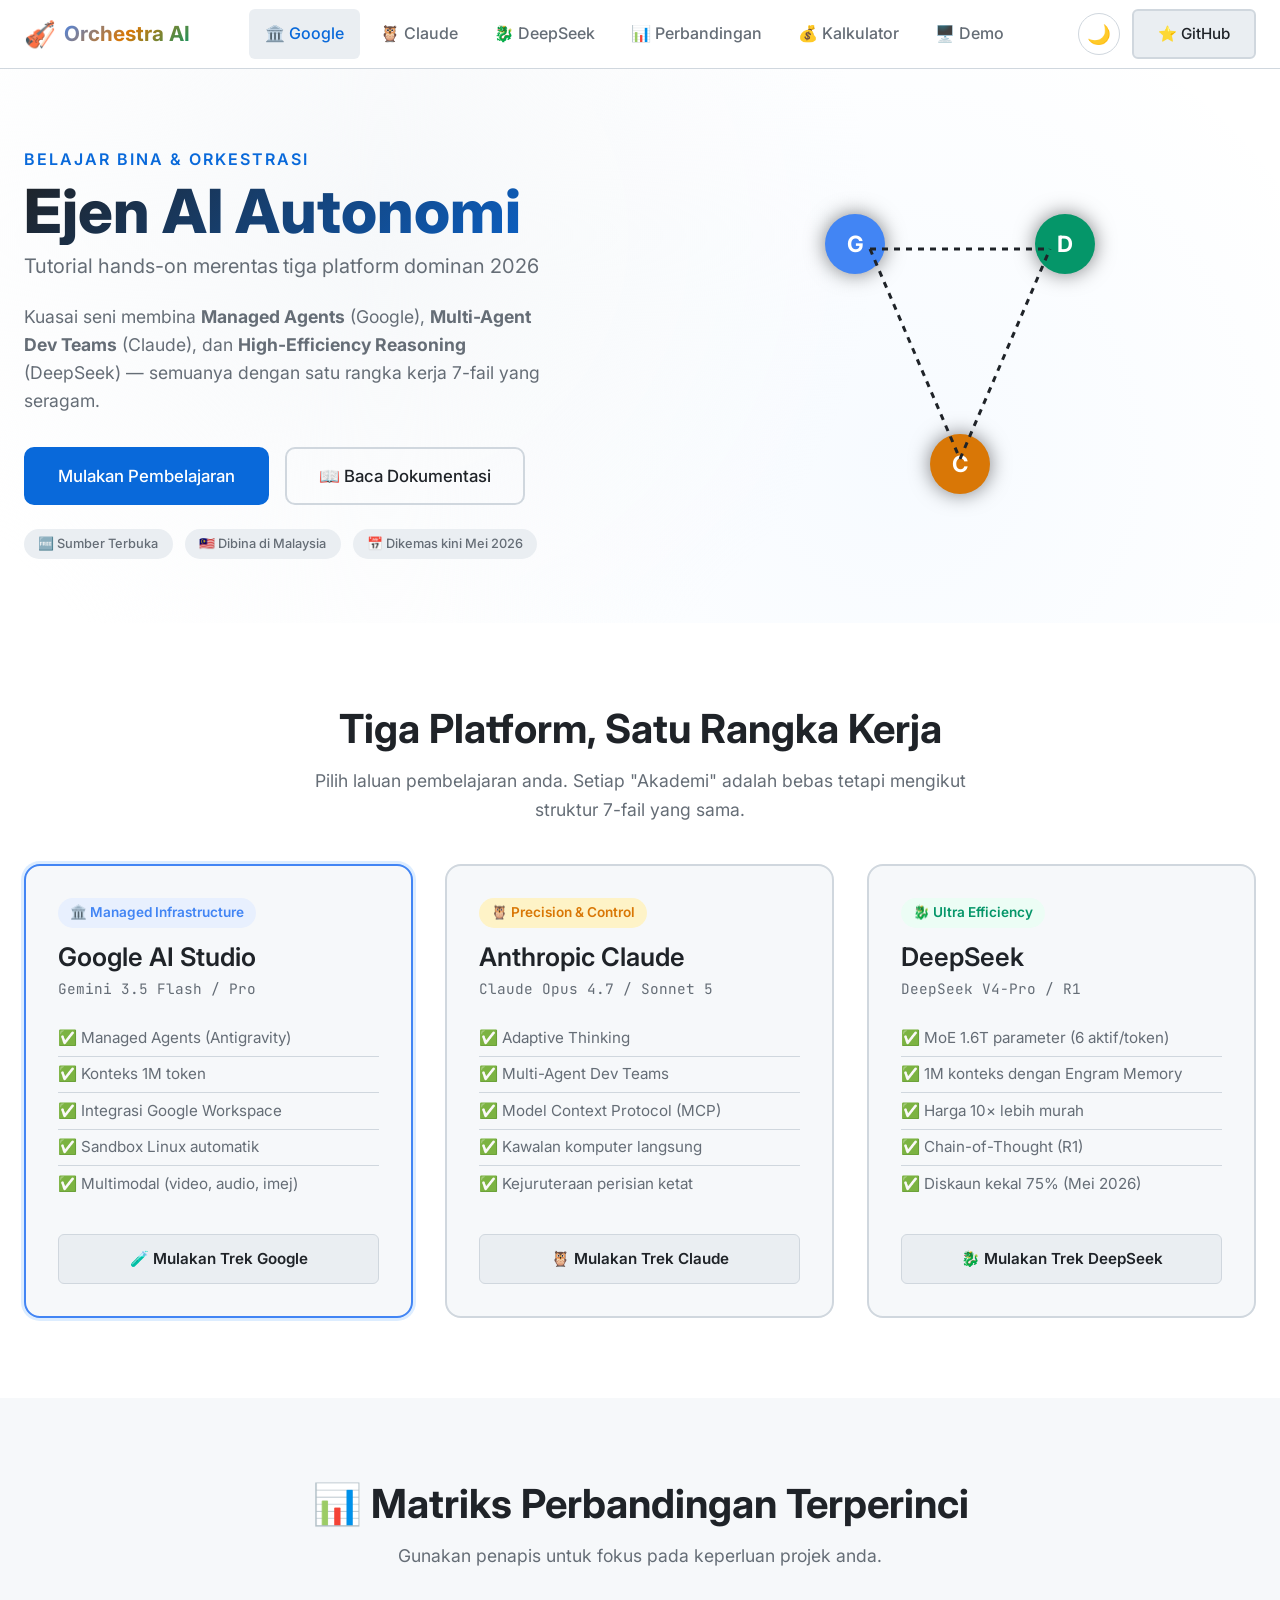
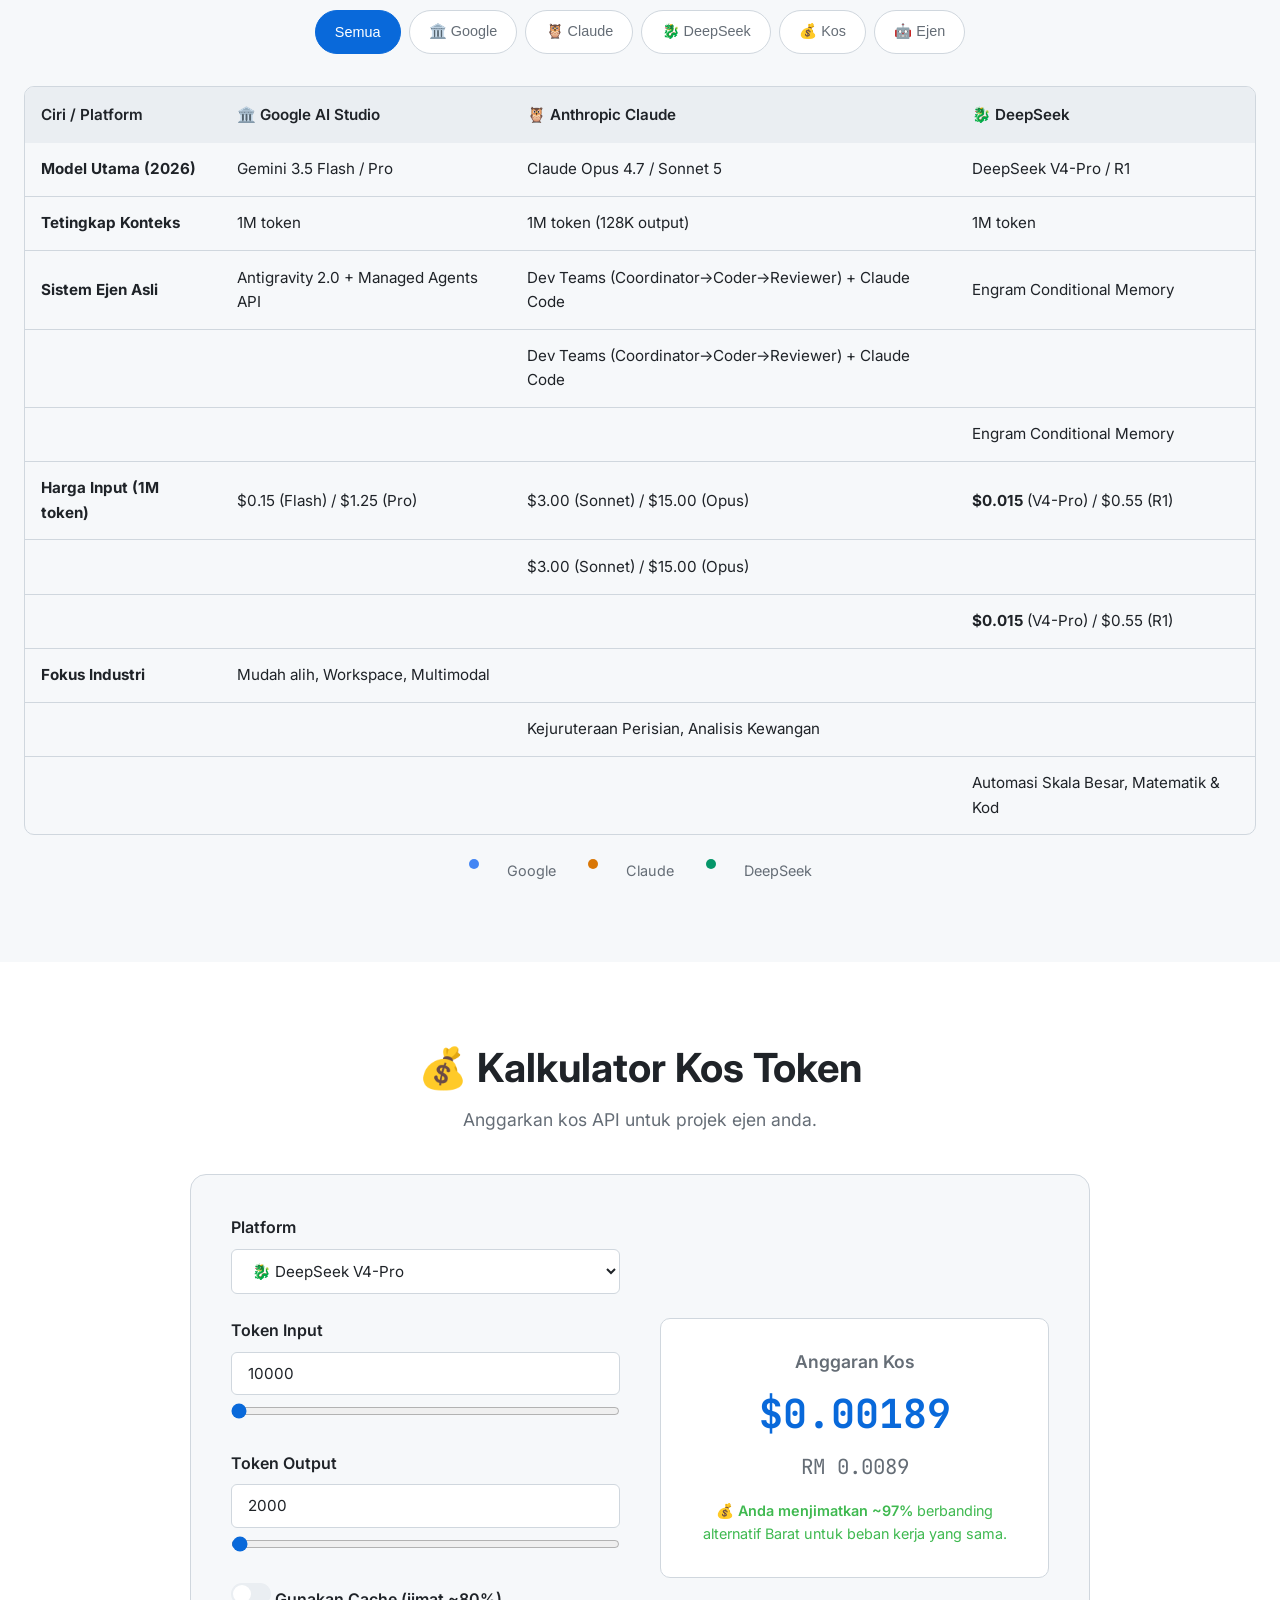
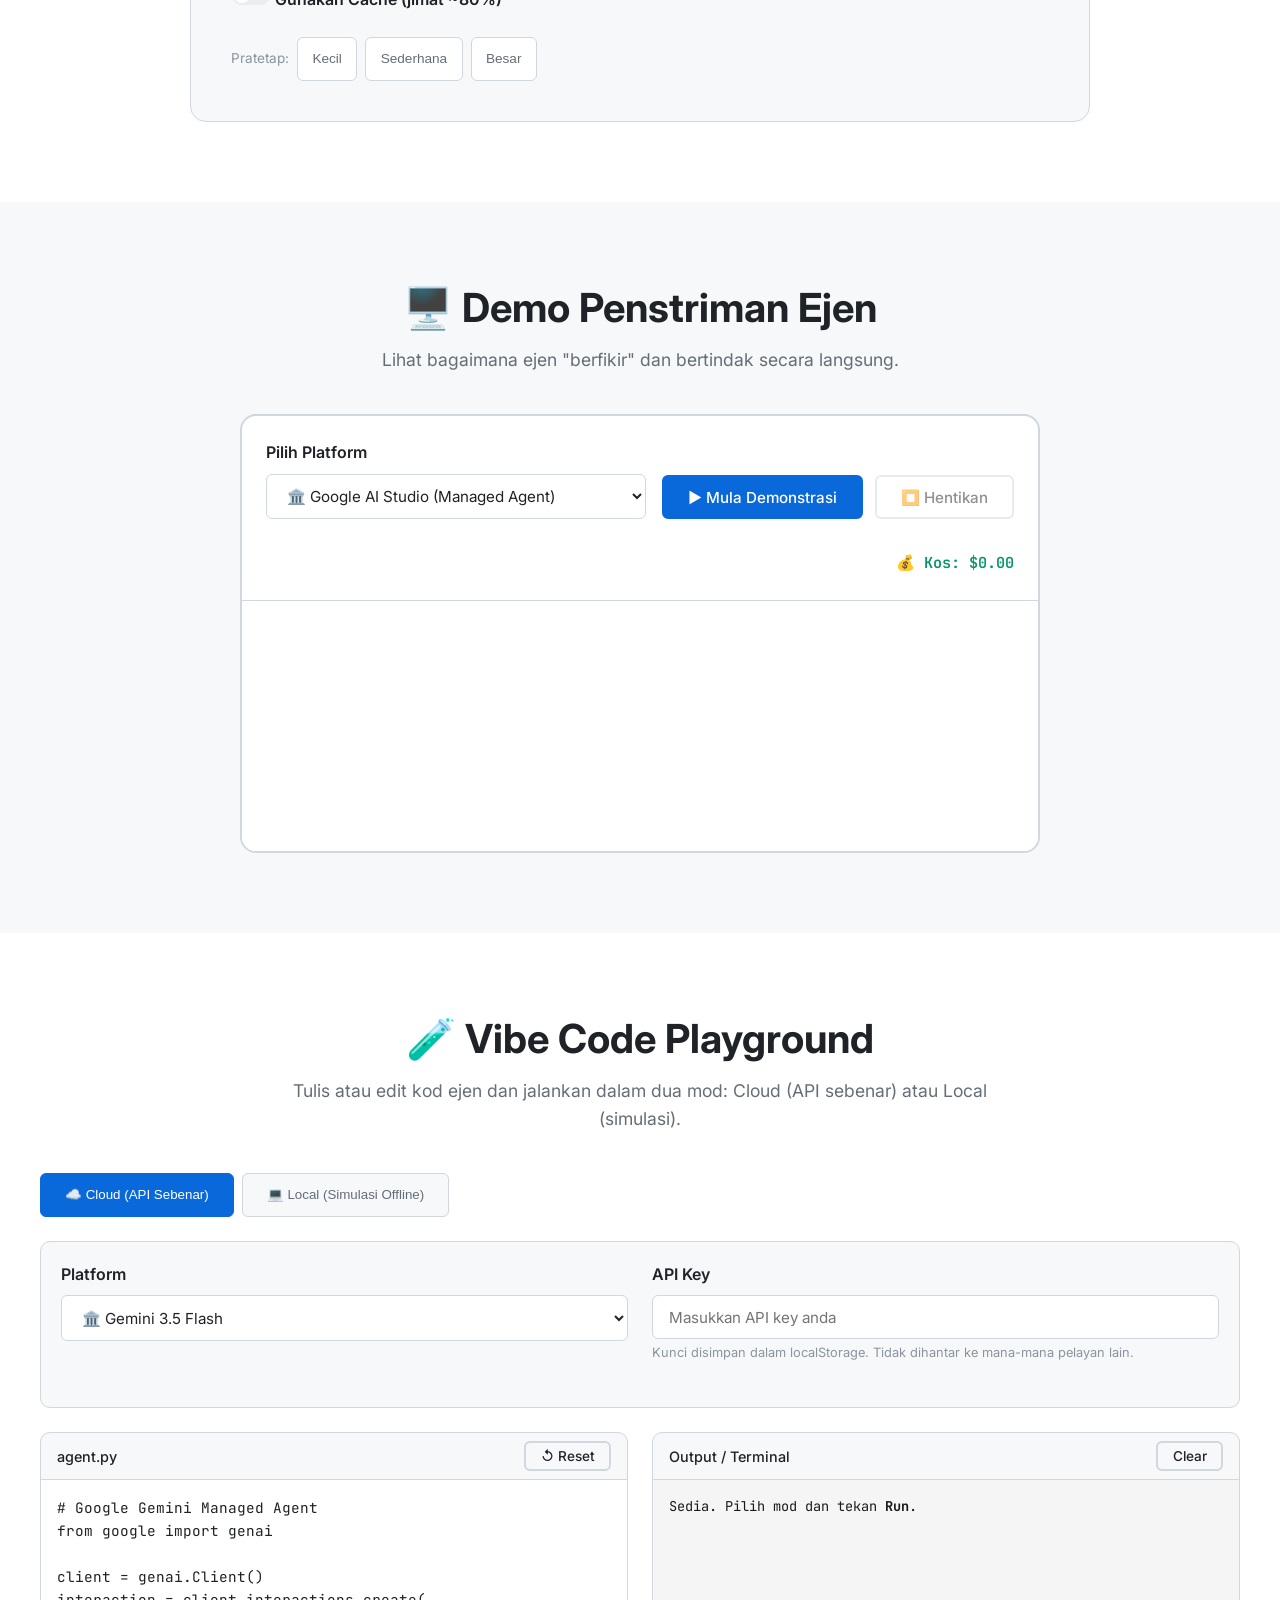
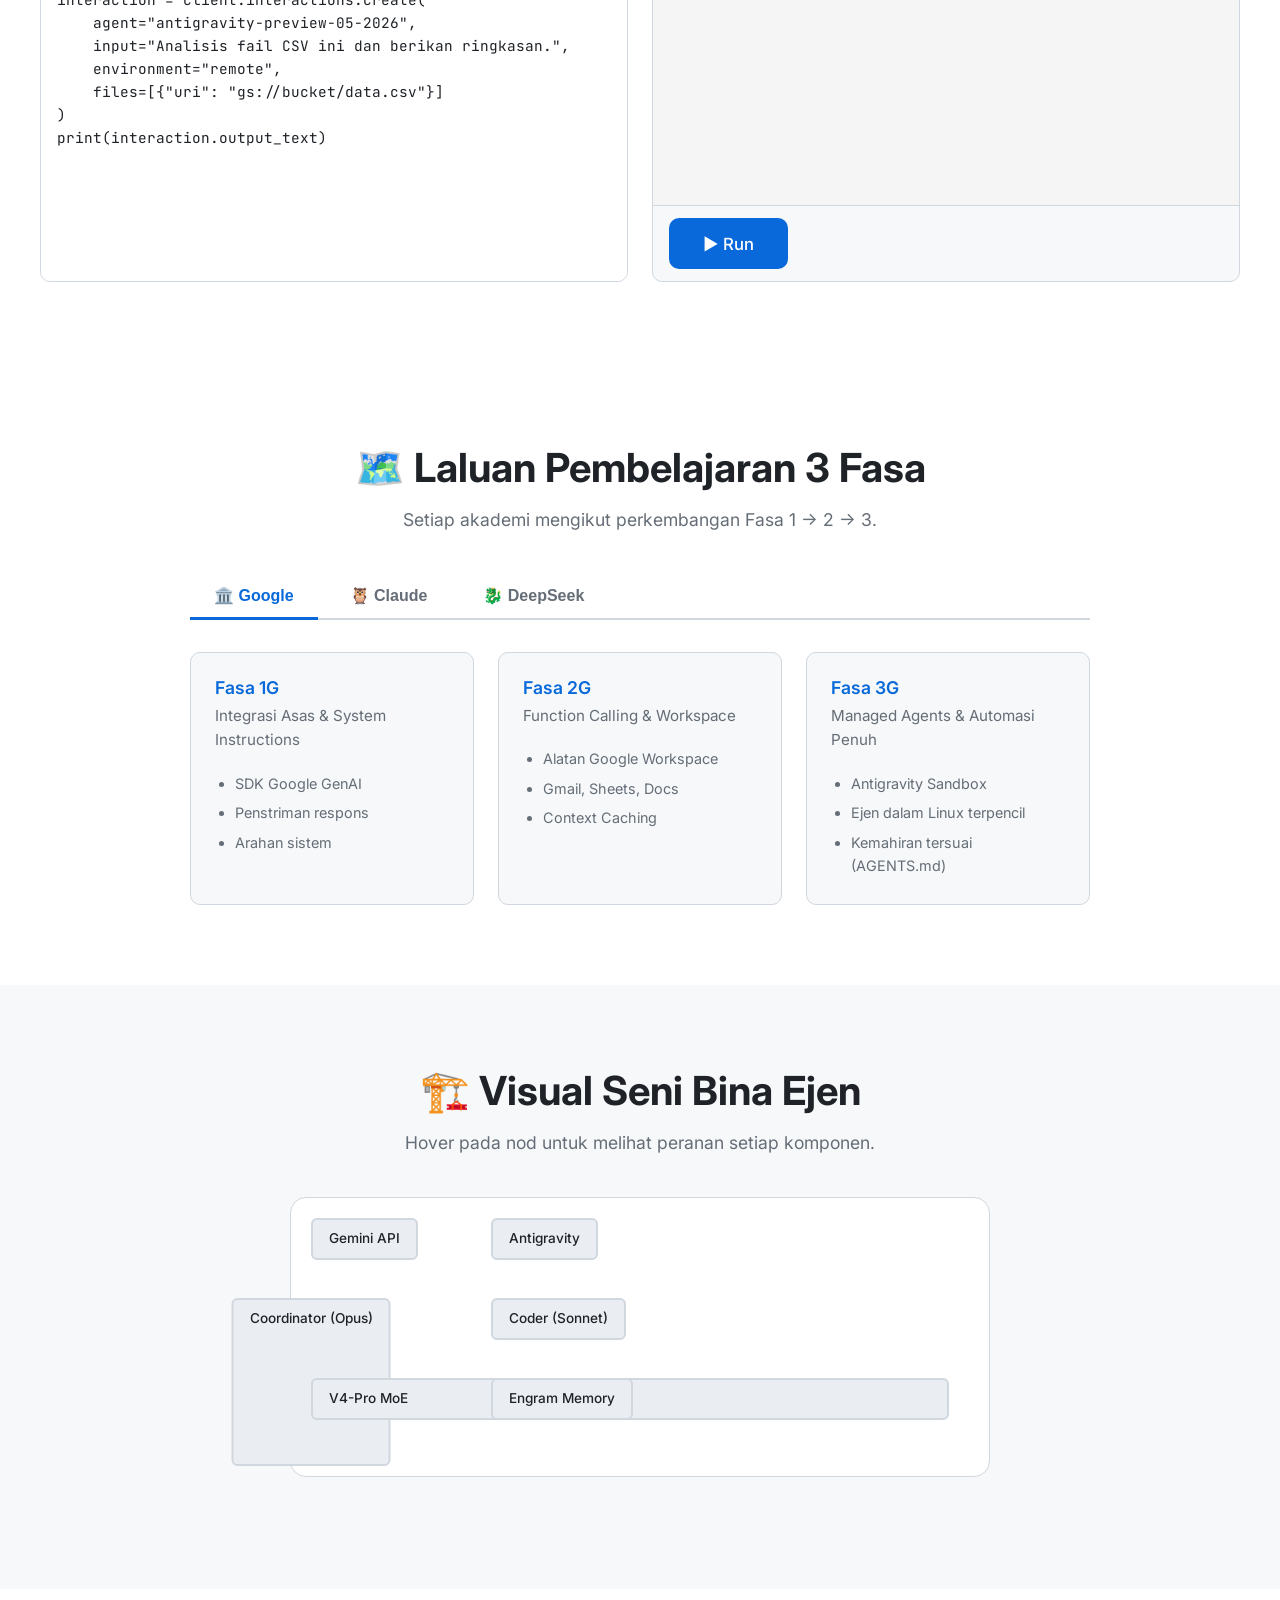
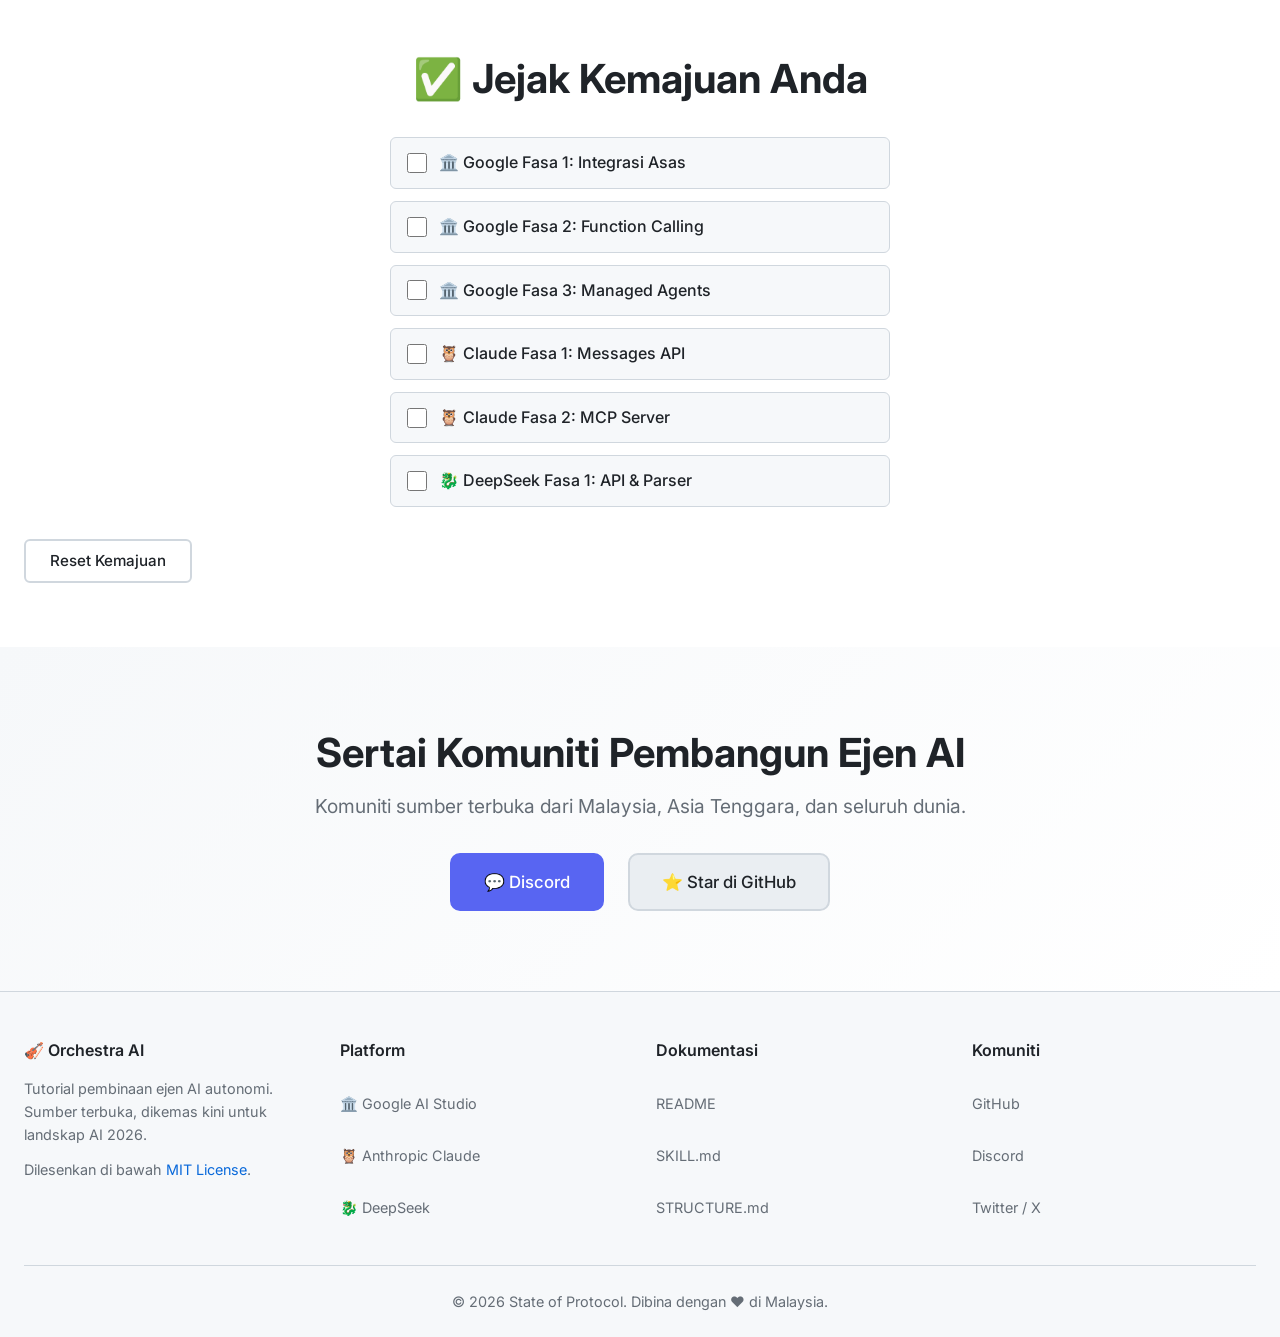
<file: index.html>
<!DOCTYPE html>
<html lang="ms" data-theme="dark">
<head>
    <meta charset="UTF-8">
    <meta name="viewport" content="width=device-width, initial-scale=1.0">
    <title>Orchestra AI-Agent Tutorial | Belajar Bina Ejen Autonomi 2026</title>
    <meta name="description" content="Tutorial hands-on pembinaan ejen AI autonomi merentas Google Gemini, Anthropic Claude, dan DeepSeek. Panduan lengkap 7-fail framework untuk semua peringkat.">
    <meta name="keywords" content="AI agent, tutorial, Google AI Studio, Anthropic Claude, DeepSeek, MCP, Antigravity, MoE, orkestrasi ejen, Malaysia, 2026">
    <meta name="author" content="State of Protocol">
    <link rel="icon" type="image/svg+xml" href="data:image/svg+xml,<svg xmlns='http://www.w3.org/2000/svg' viewBox='0 0 100 100'><text y='.9em' font-size='90'>🎻</text></svg>">
    
    <!-- Stylesheets -->
    <link rel="stylesheet" href="css/style.css">
    
    <!-- Preconnect for performance -->
    <link rel="preconnect" href="https://fonts.googleapis.com">
    <link rel="preconnect" href="https://fonts.gstatic.com" crossorigin>
    <link href="https://fonts.googleapis.com/css2?family=Inter:wght@400;500;600;700&family=JetBrains+Mono:wght@400;500&display=swap" rel="stylesheet">
    
    <!-- Open Graph -->
    <meta property="og:title" content="Orchestra AI-Agent Tutorial">
    <meta property="og:description" content="Tutorial hands-on ejen AI autonomi. Percuma, sumber terbuka, komprehensif.">
    <meta property="og:type" content="website">
    <meta property="og:url" content="https://state-of-protocol.github.io/AI-Orchestration-Tutorial/">
    <meta property="og:image" content="data:image/svg+xml,<svg xmlns='http://www.w3.org/2000/svg' width='1200' height='630'><rect fill='%230d1117' width='1200' height='630'/><text x='600' y='280' text-anchor='middle' fill='%23e6edf3' font-family='Inter,sans-serif' font-size='72' font-weight='bold'>🎻 Orchestra</text><text x='600' y='360' text-anchor='middle' fill='%238b949e' font-family='Inter,sans-serif' font-size='36'>AI-Agent Tutorial</text><text x='600' y='420' text-anchor='middle' fill='%2358a6ff' font-family='Inter,sans-serif' font-size='24'>Google Gemini · Claude · DeepSeek</text></svg>">
    
    <!-- Twitter Card -->
    <meta name="twitter:card" content="summary_large_image">
    <meta name="twitter:title" content="Orchestra AI-Agent Tutorial">
    <meta name="twitter:description" content="Belajar bina ejen AI autonomi. Google Gemini, Claude, DeepSeek.">
    
    <!-- JSON-LD Structured Data -->
    <script type="application/ld+json">
    {
        "@context": "https://schema.org",
        "@type": "EducationalProduct",
        "name": "Orchestra AI-Agent Tutorial",
        "description": "Tutorial komprehensif untuk membina dan mengorkestrasi ejen AI autonomi menggunakan Google AI Studio, Anthropic Claude, dan DeepSeek.",
        "provider": {
            "@type": "Organization",
            "name": "State of Protocol",
            "url": "https://github.com/state-of-protocol"
        },
        "audience": {
            "@type": "EducationalAudience",
            "educationalRole": "pemaju perisian, jurutera AI, pelajar sains komputer"
        },
        "teaches": "Pembinaan ejen AI, orkestrasi, MCP, Antigravity, MoE, Chain-of-Thought",
        "inLanguage": "ms",
        "datePublished": "2026-05-25"
    }
    </script>
</head>
<body>
    <!-- ============================================================ -->
    <!-- NOTIFICATION CONTAINER -->
    <!-- ============================================================ -->
    <div id="notification-container" aria-live="polite"></div>

    <!-- ============================================================ -->
    <!-- HEADER & NAVIGASI UTAMA -->
    <!-- ============================================================ -->
    <header class="site-header">
        <div class="container header-inner">
            <a href="#" class="logo" aria-label="Orchestra AI-Agent Tutorial - Laman Utama">
                <span class="logo-icon">🎻</span>
                <span class="logo-text">Orchestra AI</span>
            </a>
            <nav class="main-nav" aria-label="Navigasi utama">
                <ul>
                    <li><a href="#" class="active" data-platform="google">🏛️ Google</a></li>
                    <li><a href="#" data-platform="claude">🦉 Claude</a></li>
                    <li><a href="#" data-platform="deepseek">🐉 DeepSeek</a></li>
                    <li><a href="#comparison">📊 Perbandingan</a></li>
                    <li><a href="#calculator">💰 Kalkulator</a></li>
                    <li><a href="#demo">🖥️ Demo</a></li>
                </ul>
            </nav>
            <div class="header-actions">
                <button type="button" id="theme-toggle" class="btn-icon" aria-label="Tukar tema" aria-pressed="true">☀️</button>
                <a href="https://github.com/state-of-protocol/AI-Orchestration-Tutorial" class="btn btn-github" target="_blank" rel="noopener noreferrer">
                    ⭐ GitHub
                </a>
            </div>
            <!-- Mobile menu button (visible on small screens) -->
            <button type="button" class="mobile-menu-toggle" aria-label="Buka menu" aria-expanded="false">
                <span></span><span></span><span></span>
            </button>
        </div>
    </header>

    <main id="main-content">
        <!-- ============================================================ -->
        <!-- HERO SECTION -->
        <!-- ============================================================ -->
        <section class="hero">
            <div class="container">
                <div class="hero-grid">
                    <div class="hero-content">
                        <h1>
                            <span class="hero-pretitle">Belajar Bina & Orkestrasi</span>
                            <span class="hero-title-main">Ejen AI Autonomi</span>
                            <span class="hero-subtitle">Tutorial hands-on merentas tiga platform dominan 2026</span>
                        </h1>
                        <p class="hero-description">
                            Kuasai seni membina <strong>Managed Agents</strong> (Google), 
                            <strong>Multi-Agent Dev Teams</strong> (Claude), dan 
                            <strong>High-Efficiency Reasoning</strong> (DeepSeek) — semuanya dengan satu rangka kerja 7-fail yang seragam.
                        </p>
                        <div class="hero-cta">
                            <a href="#platform-overview" class="btn btn-primary btn-lg">Mulakan Pembelajaran</a>
                            <a href="https://github.com/state-of-protocol/AI-Orchestration-Tutorial#readme" class="btn btn-outline btn-lg" target="_blank" rel="noopener">📖 Baca Dokumentasi</a>
                        </div>
                        <div class="hero-badges">
                            <span class="badge">🆓 Sumber Terbuka</span>
                            <span class="badge">🇲🇾 Dibina di Malaysia</span>
                            <span class="badge">📅 Dikemas kini Mei 2026</span>
                        </div>
                    </div>
                    <div class="hero-visual">
                        <!-- Ilustrasi abstrak untuk orkestrasi -->
                        <div class="orchestra-diagram" aria-hidden="true">
                            <div class="node google-node">G</div>
                            <div class="node claude-node">C</div>
                            <div class="node deepseek-node">D</div>
                            <svg class="connection-lines" viewBox="0 0 200 200">
                                <line x1="40" y1="30" x2="100" y2="170" stroke="currentColor" stroke-width="2" stroke-dasharray="4,4" />
                                <line x1="100" y1="170" x2="160" y2="30" stroke="currentColor" stroke-width="2" stroke-dasharray="4,4" />
                                <line x1="40" y1="30" x2="160" y2="30" stroke="currentColor" stroke-width="2" stroke-dasharray="4,4" />
                            </svg>
                        </div>
                    </div>
                </div>
            </div>
        </section>

        <!-- ============================================================ -->
        <!-- PLATFORM OVERVIEW CARDS -->
        <!-- ============================================================ -->
        <section id="platform-overview" class="platforms-section">
            <div class="container">
                <h2 class="section-title">Tiga Platform, Satu Rangka Kerja</h2>
                <p class="section-subtitle">Pilih laluan pembelajaran anda. Setiap "Akademi" adalah bebas tetapi mengikut struktur 7-fail yang sama.</p>
                <div class="platform-cards-grid">
                    <!-- Google Card -->
                    <article class="platform-card highlighted" data-platform="google" id="google-section">
                        <div class="card-badge">🏛️ Managed Infrastructure</div>
                        <h3>Google AI Studio</h3>
                        <div class="card-model">Gemini 3.5 Flash / Pro</div>
                        <ul class="card-features">
                            <li>✅ Managed Agents (Antigravity)</li>
                            <li>✅ Konteks 1M token</li>
                            <li>✅ Integrasi Google Workspace</li>
                            <li>✅ Sandbox Linux automatik</li>
                            <li>✅ Multimodal (video, audio, imej)</li>
                        </ul>
                        <a href="#" class="btn btn-platform" data-platform="google">🧪 Mulakan Trek Google</a>
                    </article>

                    <!-- Claude Card -->
                    <article class="platform-card" data-platform="claude" id="claude-section">
                        <div class="card-badge">🦉 Precision & Control</div>
                        <h3>Anthropic Claude</h3>
                        <div class="card-model">Claude Opus 4.7 / Sonnet 5</div>
                        <ul class="card-features">
                            <li>✅ Adaptive Thinking</li>
                            <li>✅ Multi-Agent Dev Teams</li>
                            <li>✅ Model Context Protocol (MCP)</li>
                            <li>✅ Kawalan komputer langsung</li>
                            <li>✅ Kejuruteraan perisian ketat</li>
                        </ul>
                        <a href="#" class="btn btn-platform" data-platform="claude">🦉 Mulakan Trek Claude</a>
                    </article>

                    <!-- DeepSeek Card -->
                    <article class="platform-card" data-platform="deepseek" id="deepseek-section">
                        <div class="card-badge">🐉 Ultra Efficiency</div>
                        <h3>DeepSeek</h3>
                        <div class="card-model">DeepSeek V4-Pro / R1</div>
                        <ul class="card-features">
                            <li>✅ MoE 1.6T parameter (6 aktif/token)</li>
                            <li>✅ 1M konteks dengan Engram Memory</li>
                            <li>✅ Harga 10× lebih murah</li>
                            <li>✅ Chain-of-Thought (R1)</li>
                            <li>✅ Diskaun kekal 75% (Mei 2026)</li>
                        </ul>
                        <a href="#" class="btn btn-platform" data-platform="deepseek">🐉 Mulakan Trek DeepSeek</a>
                    </article>
                </div>
            </div>
        </section>

        <!-- ============================================================ -->
        <!-- COMPARISON MATRIX (INTERAKTIF) -->
        <!-- ============================================================ -->
        <section id="comparison" class="comparison-section">
            <div class="container">
                <h2 class="section-title">📊 Matriks Perbandingan Terperinci</h2>
                <p class="section-subtitle">Gunakan penapis untuk fokus pada keperluan projek anda.</p>
                
                <!-- Filter Buttons -->
                <div class="filter-bar">
                    <button type="button" class="filter-btn active" data-filter="all" aria-pressed="true">Semua</button>
                    <button type="button" class="filter-btn" data-filter="google" aria-pressed="false">🏛️ Google</button>
                    <button type="button" class="filter-btn" data-filter="claude" aria-pressed="false">🦉 Claude</button>
                    <button type="button" class="filter-btn" data-filter="deepseek" aria-pressed="false">🐉 DeepSeek</button>
                    <button type="button" class="filter-btn" data-filter="cost" aria-pressed="false">💰 Kos</button>
                    <button type="button" class="filter-btn" data-filter="agents" aria-pressed="false">🤖 Ejen</button>
                </div>

                <div class="comparison-table-wrapper">
                    <table class="comparison-table">
                        <thead>
                            <tr>
                                <th>Ciri / Platform</th>
                                <th>🏛️ Google AI Studio</th>
                                <th>🦉 Anthropic Claude</th>
                                <th>🐉 DeepSeek</th>
                            </tr>
                        </thead>
                        <tbody>
                            <tr class="comparison-row" data-tags="google claude deepseek all">
                                <td><strong>Model Utama (2026)</strong></td>
                                <td>Gemini 3.5 Flash / Pro</td>
                                <td>Claude Opus 4.7 / Sonnet 5</td>
                                <td>DeepSeek V4-Pro / R1</td>
                            </tr>
                            <tr class="comparison-row" data-tags="google claude deepseek all">
                                <td><strong>Tetingkap Konteks</strong></td>
                                <td>1M token</td>
                                <td>1M token (128K output)</td>
                                <td>1M token</td>
                            </tr>
                            <tr class="comparison-row" data-tags="agents google">
                                <td><strong>Sistem Ejen Asli</strong></td>
                                <td>Antigravity 2.0 + Managed Agents API</td>
                                <td>Dev Teams (Coordinator→Coder→Reviewer) + Claude Code</td>
                                <td>Engram Conditional Memory</td>
                            </tr>
                            <tr class="comparison-row" data-tags="agents claude">
                                <td></td>
                                <td></td>
                                <td>Dev Teams (Coordinator→Coder→Reviewer) + Claude Code</td>
                                <td></td>
                            </tr>
                            <tr class="comparison-row" data-tags="agents deepseek">
                                <td></td>
                                <td></td>
                                <td></td>
                                <td>Engram Conditional Memory</td>
                            </tr>
                            <tr class="comparison-row" data-tags="cost google">
                                <td><strong>Harga Input (1M token)</strong></td>
                                <td>$0.15 (Flash) / $1.25 (Pro)</td>
                                <td>$3.00 (Sonnet) / $15.00 (Opus)</td>
                                <td><strong>$0.015</strong> (V4-Pro) / $0.55 (R1)</td>
                            </tr>
                            <tr class="comparison-row" data-tags="cost claude">
                                <td></td>
                                <td></td>
                                <td>$3.00 (Sonnet) / $15.00 (Opus)</td>
                                <td></td>
                            </tr>
                            <tr class="comparison-row" data-tags="cost deepseek">
                                <td></td>
                                <td></td>
                                <td></td>
                                <td><strong>$0.015</strong> (V4-Pro) / $0.55 (R1)</td>
                            </tr>
                            <tr class="comparison-row" data-tags="google">
                                <td><strong>Fokus Industri</strong></td>
                                <td>Mudah alih, Workspace, Multimodal</td>
                                <td></td>
                                <td></td>
                            </tr>
                            <tr class="comparison-row" data-tags="claude">
                                <td></td>
                                <td></td>
                                <td>Kejuruteraan Perisian, Analisis Kewangan</td>
                                <td></td>
                            </tr>
                            <tr class="comparison-row" data-tags="deepseek">
                                <td></td>
                                <td></td>
                                <td></td>
                                <td>Automasi Skala Besar, Matematik & Kod</td>
                            </tr>
                        </tbody>
                    </table>
                </div>
                <!-- Petunjuk platform aktif (diurus oleh JS) -->
                <div class="comparison-legend">
                    <span class="legend-dot google-dot"></span> Google &nbsp;
                    <span class="legend-dot claude-dot"></span> Claude &nbsp;
                    <span class="legend-dot deepseek-dot"></span> DeepSeek
                </div>
            </div>
        </section>

        <!-- ============================================================ -->
        <!-- INTERACTIVE COST CALCULATOR -->
        <!-- ============================================================ -->
        <section id="calculator" class="calculator-section">
            <div class="container">
                <h2 class="section-title">💰 Kalkulator Kos Token</h2>
                <p class="section-subtitle">Anggarkan kos API untuk projek ejen anda.</p>
                
                <div class="calculator-card" id="cost-calculator">
                    <div class="calculator-grid">
                        <!-- Input Panel -->
                        <div class="calc-inputs">
                            <div class="form-group">
                                <label for="calc-platform">Platform</label>
                                <select id="calc-platform" class="form-select">
                                    <option value="google">🏛️ Google Gemini 3.5 Flash</option>
                                    <option value="googlePro">🏛️ Google Gemini 3.5 Pro</option>
                                    <option value="claudeSonnet">🦉 Claude Sonnet 5</option>
                                    <option value="claudeOpus">🦉 Claude Opus 4.7</option>
                                    <option value="deepseek" selected>🐉 DeepSeek V4-Pro</option>
                                    <option value="deepseekR1">🐉 DeepSeek R1</option>
                                </select>
                            </div>
                            <div class="form-group">
                                <label for="calc-input-tokens">Token Input</label>
                                <input type="number" id="calc-input-tokens" class="form-input" value="10000" min="0" max="10000000" step="1000">
                                <input type="range" id="calc-input-range" class="form-range" value="10000" min="0" max="10000000" step="1000" aria-label="Julat token input">
                            </div>
                            <div class="form-group">
                                <label for="calc-output-tokens">Token Output</label>
                                <input type="number" id="calc-output-tokens" class="form-input" value="2000" min="0" max="1000000" step="100">
                                <input type="range" id="calc-output-range" class="form-range" value="2000" min="0" max="1000000" step="100" aria-label="Julat token output">
                            </div>
                            <div class="form-group">
                                <label class="toggle-label">
                                    <input type="checkbox" id="calc-cache-toggle" class="toggle-input">
                                    <span class="toggle-slider"></span>
                                    Gunakan Cache (jimat ~80%)
                                </label>
                            </div>
                            <div class="preset-buttons">
                                <span class="preset-label">Pratetap:</span>
                                <button type="button" class="preset-btn" data-input="5000" data-output="500">Kecil</button>
                                <button type="button" class="preset-btn" data-input="100000" data-output="5000">Sederhana</button>
                                <button type="button" class="preset-btn" data-input="1000000" data-output="50000">Besar</button>
                            </div>
                        </div>
                        <!-- Results Panel -->
                        <div class="calc-results">
                            <div class="result-card">
                                <h3>Anggaran Kos</h3>
                                <div class="result-value" id="calc-result-usd">$0.00</div>
                                <div class="result-myr" id="calc-result-myr">RM 0.00</div>
                                <div class="result-note" id="calc-savings-note"></div>
                            </div>
                        </div>
                    </div>
                </div>
            </div>
        </section>

        <!-- ============================================================ -->
        <!-- STREAMING DEMO SECTION -->
        <!-- ============================================================ -->
        <section id="demo" class="demo-section">
            <div class="container">
                <h2 class="section-title">🖥️ Demo Penstriman Ejen</h2>
                <p class="section-subtitle">Lihat bagaimana ejen "berfikir" dan bertindak secara langsung.</p>
                
                <div class="demo-container" id="streaming-demo">
                    <div class="demo-controls">
                        <div class="form-group">
                            <label for="demo-platform">Pilih Platform</label>
                            <select id="demo-platform" class="form-select">
                                <option value="google">🏛️ Google AI Studio (Managed Agent)</option>
                                <option value="claude">🦉 Anthropic Claude (Multi-Agent)</option>
                                <option value="deepseek">🐉 DeepSeek (MoE + R1)</option>
                            </select>
                        </div>
                        <div class="demo-buttons">
                            <button type="button" id="demo-start" class="btn btn-primary">▶️ Mula Demonstrasi</button>
                            <button type="button" id="demo-stop" class="btn btn-outline" disabled>⏹️ Hentikan</button>
                        </div>
                        <div id="demo-steps" class="demo-steps-indicator" aria-live="polite"></div>
                        <div id="demo-cost" class="demo-cost" aria-live="polite">💰 Kos: $0.00</div>
                    </div>
                    <div class="demo-output">
                        <!-- Thinking Block (dikawal oleh JS) -->
                        <div id="demo-thinking" class="thinking-block" data-expanded="false" style="display:none;">
                            <div class="thinking-header" tabindex="0" role="button" aria-expanded="false">
                                🧠 Proses Pemikiran <span class="thinking-toggle-icon">▼</span>
                            </div>
                            <div class="thinking-content"></div>
                        </div>
                        <!-- Output Stream -->
                        <div id="demo-output" class="stream-output" aria-live="polite">
                            <!-- Langkah-langkah akan muncul di sini -->
                        </div>
                    </div>
                </div>
            </div>
        </section>

        <!-- ============================================================ -->
        <!-- VIBE CODE PLAYGROUND (CLOUD + LOCAL) -->
        <!-- ============================================================ -->
        <section id="vibe-code" class="playground-section">
            <div class="container">
                <h2 class="section-title">🧪 Vibe Code Playground</h2>
                <p class="section-subtitle">Tulis atau edit kod ejen dan jalankan dalam dua mod: Cloud (API sebenar) atau Local (simulasi).</p>
                
                <div class="playground-container">
                    <!-- Mode Selector -->
                    <div class="pg-mode-bar">
                        <button type="button" class="pg-mode-btn active" data-mode="cloud">☁️ Cloud (API Sebenar)</button>
                        <button type="button" class="pg-mode-btn" data-mode="local">💻 Local (Simulasi Offline)</button>
                    </div>
                    
                    <!-- Cloud Config (hidden in local mode) -->
                    <div id="pg-cloud-config" class="pg-config">
                        <div class="form-row">
                            <div class="form-group">
                                <label for="pg-platform">Platform</label>
                                <select id="pg-platform" class="form-select">
                                    <option value="gemini">🏛️ Gemini 3.5 Flash</option>
                                    <option value="claude">🦉 Claude Sonnet 5</option>
                                    <option value="deepseek">🐉 DeepSeek V4-Pro</option>
                                </select>
                            </div>
                            <div class="form-group">
                                <label for="pg-api-key">API Key</label>
                                <input type="password" id="pg-api-key" class="form-input" placeholder="Masukkan API key anda">
                                <small class="form-hint">Kunci disimpan dalam localStorage. Tidak dihantar ke mana-mana pelayan lain.</small>
                            </div>
                        </div>
                    </div>
                    
                    <!-- Main Editor + Output Grid -->
                    <div class="pg-grid">
                        <div class="pg-editor-panel">
                            <div class="pg-editor-header">
                                <span class="pg-filename">agent.py</span>
                                <button type="button" id="pg-reset-btn" class="btn btn-outline btn-sm">↺ Reset</button>
                            </div>
                            <textarea id="pg-editor" class="pg-code-editor" spellcheck="false"></textarea>
                        </div>
                        <div class="pg-output-panel">
                            <div class="pg-output-header">
                                <span>Output / Terminal</span>
                                <button type="button" id="pg-clear-output" class="btn btn-outline btn-sm">Clear</button>
                            </div>
                            <div id="pg-output" class="pg-terminal">
                                <div class="pg-welcome">Sedia. Pilih mod dan tekan <strong>Run</strong>.</div>
                            </div>
                            <div class="pg-output-footer">
                                <button type="button" id="pg-run-btn" class="btn btn-primary btn-lg">▶️ Run</button>
                                <span id="pg-status" class="pg-status-text"></span>
                                <span id="pg-cost" class="pg-cost-text"></span>
                            </div>
                        </div>
                    </div>
                </div>
            </div>
        </section>

        <!-- ============================================================ -->
        <!-- LEARNING PATHS (TABS) -->
        <!-- ============================================================ -->
        <section id="learning-paths" class="learning-section">
            <div class="container">
                <h2 class="section-title">🗺️ Laluan Pembelajaran 3 Fasa</h2>
                <p class="section-subtitle">Setiap akademi mengikut perkembangan Fasa 1 → 2 → 3.</p>
                
                <div class="tab-container">
                    <div class="tab-nav" role="tablist">
                        <button type="button" class="tab-btn active" data-tab="tab-google-path" role="tab" aria-selected="true">🏛️ Google</button>
                        <button type="button" class="tab-btn" data-tab="tab-claude-path" role="tab" aria-selected="false">🦉 Claude</button>
                        <button type="button" class="tab-btn" data-tab="tab-deepseek-path" role="tab" aria-selected="false">🐉 DeepSeek</button>
                    </div>
                    
                    <!-- Google Path -->
                    <div class="tab-panel active" id="tab-google-path" role="tabpanel">
                        <div class="learning-cards">
                            <div class="learn-card">
                                <h4>Fasa 1G</h4>
                                <p>Integrasi Asas & System Instructions</p>
                                <ul>
                                    <li>SDK Google GenAI</li>
                                    <li>Penstriman respons</li>
                                    <li>Arahan sistem</li>
                                </ul>
                            </div>
                            <div class="learn-card">
                                <h4>Fasa 2G</h4>
                                <p>Function Calling & Workspace</p>
                                <ul>
                                    <li>Alatan Google Workspace</li>
                                    <li>Gmail, Sheets, Docs</li>
                                    <li>Context Caching</li>
                                </ul>
                            </div>
                            <div class="learn-card">
                                <h4>Fasa 3G</h4>
                                <p>Managed Agents & Automasi Penuh</p>
                                <ul>
                                    <li>Antigravity Sandbox</li>
                                    <li>Ejen dalam Linux terpencil</li>
                                    <li>Kemahiran tersuai (AGENTS.md)</li>
                                </ul>
                            </div>
                        </div>
                    </div>
                    
                    <!-- Claude Path -->
                    <div class="tab-panel" id="tab-claude-path" role="tabpanel">
                        <div class="learning-cards">
                            <div class="learn-card">
                                <h4>Fasa 1C</h4>
                                <p>Mesej Asas & Adaptive Thinking</p>
                                <ul>
                                    <li>Messages API</li>
                                    <li>Adaptive / Extended Thinking</li>
                                    <li>Budget tokens</li>
                                </ul>
                            </div>
                            <div class="learn-card">
                                <h4>Fasa 2C</h4>
                                <p>MCP Server & Alatan Tempatan</p>
                                <ul>
                                    <li>Model Context Protocol</li>
                                    <li>Pelayan fail sistem</li>
                                    <li>Pangkalan data tempatan</li>
                                </ul>
                            </div>
                            <div class="learn-card">
                                <h4>Fasa 3C</h4>
                                <p>Pasukan Ejen (Dev Team)</p>
                                <ul>
                                    <li>Coordinator (Opus)</li>
                                    <li>Coder + Reviewer (Sonnet)</li>
                                    <li>Kitaran semakan kualiti</li>
                                </ul>
                            </div>
                        </div>
                    </div>
                    
                    <!-- DeepSeek Path -->
                    <div class="tab-panel" id="tab-deepseek-path" role="tabpanel">
                        <div class="learning-cards">
                            <div class="learn-card">
                                <h4>Fasa 1D</h4>
                                <p>API Serasi OpenAI & Parser CoT</p>
                                <ul>
                                    <li>Klien OpenAI</li>
                                    <li>Model R1 (Chain-of-Thought)</li>
                                    <li>Parser tag &lt;think&gt;</li>
                                </ul>
                            </div>
                            <div class="learn-card">
                                <h4>Fasa 2D</h4>
                                <p>Memori Engram & Redis</p>
                                <ul>
                                    <li>Redis cache luaran</li>
                                    <li>Engram Memory System</li>
                                    <li>Konteks 1M token efisien</li>
                                </ul>
                            </div>
                            <div class="learn-card">
                                <h4>Fasa 3D</h4>
                                <p>Automasi Skala Besar</p>
                                <ul>
                                    <li>Pemprosesan kelompok</li>
                                    <li>Kos ultra rendah</li>
                                    <li>Rangkaian ejen komersial</li>
                                </ul>
                            </div>
                        </div>
                    </div>
                </div>
            </div>
        </section>

        <!-- ============================================================ -->
        <!-- ARCHITECTURE INTERACTIVE DIAGRAM -->
        <!-- ============================================================ -->
        <section id="architecture-visual" class="architecture-section">
            <div class="container">
                <h2 class="section-title">🏗️ Visual Seni Bina Ejen</h2>
                <p class="section-subtitle">Hover pada nod untuk melihat peranan setiap komponen.</p>
                <div class="architecture-diagram" id="architecture-diagram">
                    <div class="arch-node google-node" data-description="Gemini API memproses teks + multimodal. Menghantar function call ke Antigravity." style="top:20px; left:20px;">Gemini API</div>
                    <div class="arch-node" data-description="Antigravity Interaction Manager: Menguruskan sandbox Linux dan Google Workspace." style="top:20px; left:200px;">Antigravity</div>
                    <div class="arch-node claude-node" data-description="Claude Opus sebagai Coordinator: Membahagikan tugas kepada sub-ejen." style="top:100px; left:20px;">Coordinator (Opus)</div>
                    <div class="arch-node" data-description="Sub-ejen Coder (Sonnet): Menulis kod melalui MCP." style="top:100px; left:200px;">Coder (Sonnet)</div>
                    <div class="arch-node deepseek-node" data-description="DeepSeek V4-Pro: MoE 384 pakar, hanya 6 aktif per token." style="top:180px; left:20px;">V4-Pro MoE</div>
                    <div class="arch-node" data-description="Redis / Engram Memory: Cache luaran untuk 1M token." style="top:180px; left:200px;">Engram Memory</div>
                    <div id="arch-tooltip" class="arch-tooltip" style="display:none;"></div>
                </div>
            </div>
        </section>

        <!-- ============================================================ -->
        <!-- PROGRESS TRACKER (contoh untuk Google) -->
        <!-- ============================================================ -->
        <section class="progress-section">
            <div class="container">
                <h2 class="section-title">✅ Jejak Kemajuan Anda</h2>
                <div class="progress-tracker" id="progress-tracker">
                    <div class="progress-step" data-step="google-fasa1">
                        <label class="step-label">
                            <input type="checkbox" class="step-checkbox"> 
                            🏛️ Google Fasa 1: Integrasi Asas
                        </label>
                    </div>
                    <div class="progress-step" data-step="google-fasa2">
                        <label class="step-label">
                            <input type="checkbox" class="step-checkbox"> 
                            🏛️ Google Fasa 2: Function Calling
                        </label>
                    </div>
                    <div class="progress-step" data-step="google-fasa3">
                        <label class="step-label">
                            <input type="checkbox" class="step-checkbox"> 
                            🏛️ Google Fasa 3: Managed Agents
                        </label>
                    </div>
                    <div class="progress-step" data-step="claude-fasa1">
                        <label class="step-label">
                            <input type="checkbox" class="step-checkbox"> 
                            🦉 Claude Fasa 1: Messages API
                        </label>
                    </div>
                    <div class="progress-step" data-step="claude-fasa2">
                        <label class="step-label">
                            <input type="checkbox" class="step-checkbox"> 
                            🦉 Claude Fasa 2: MCP Server
                        </label>
                    </div>
                    <div class="progress-step" data-step="deepseek-fasa1">
                        <label class="step-label">
                            <input type="checkbox" class="step-checkbox"> 
                            🐉 DeepSeek Fasa 1: API & Parser
                        </label>
                    </div>
                </div>
                <button type="button" class="btn btn-outline" onclick="localStorage.removeItem('orchestra-progress'); location.reload();">Reset Kemajuan</button>
            </div>
        </section>

        <!-- ============================================================ -->
        <!-- TESTIMONIAL / CTA -->
        <!-- ============================================================ -->
        <section class="cta-section">
            <div class="container">
                <h2 class="section-title">Sertai Komuniti Pembangun Ejen AI</h2>
                <p class="cta-text">Komuniti sumber terbuka dari Malaysia, Asia Tenggara, dan seluruh dunia.</p>
                <div class="cta-buttons">
                    <a href="https://discord.gg/example" class="btn btn-discord btn-lg" target="_blank" rel="noopener">💬 Discord</a>
                    <a href="https://github.com/state-of-protocol/AI-Orchestration-Tutorial" class="btn btn-github btn-lg" target="_blank" rel="noopener">⭐ Star di GitHub</a>
                </div>
            </div>
        </section>
    </main>

    <!-- ============================================================ -->
    <!-- FOOTER -->
    <!-- ============================================================ -->
    <footer class="site-footer">
        <div class="container">
            <div class="footer-grid">
                <div class="footer-col">
                    <h4>🎻 Orchestra AI</h4>
                    <p>Tutorial pembinaan ejen AI autonomi. Sumber terbuka, dikemas kini untuk landskap AI 2026.</p>
                    <p class="footer-license">Dilesenkan di bawah <a href="https://opensource.org/licenses/MIT">MIT License</a>.</p>
                </div>
                <div class="footer-col">
                    <h4>Platform</h4>
                    <ul>
                        <li><a href="#" data-platform="google">🏛️ Google AI Studio</a></li>
                        <li><a href="#" data-platform="claude">🦉 Anthropic Claude</a></li>
                        <li><a href="#" data-platform="deepseek">🐉 DeepSeek</a></li>
                    </ul>
                </div>
                <div class="footer-col">
                    <h4>Dokumentasi</h4>
                    <ul>
                        <li><a href="https://github.com/state-of-protocol/AI-Orchestration-Tutorial#readme">README</a></li>
                        <li><a href="https://github.com/state-of-protocol/AI-Orchestration-Tutorial/blob/main/SKILL.md">SKILL.md</a></li>
                        <li><a href="https://github.com/state-of-protocol/AI-Orchestration-Tutorial/blob/main/STRUCTURE.md">STRUCTURE.md</a></li>
                    </ul>
                </div>
                <div class="footer-col">
                    <h4>Komuniti</h4>
                    <ul>
                        <li><a href="https://github.com/state-of-protocol">GitHub</a></li>
                        <li><a href="https://discord.gg/example">Discord</a></li>
                        <li><a href="https://twitter.com/example">Twitter / X</a></li>
                    </ul>
                </div>
            </div>
            <div class="footer-bottom">
                <p>© 2026 State of Protocol. Dibina dengan ❤️ di Malaysia.</p>
            </div>
        </div>
    </footer>

    <!-- ============================================================ -->
    <!-- SCRIPTS -->
    <!-- ============================================================ -->
    <script src="js/script.js"></script>
    <script>
        // Mobile menu toggle (basic functionality if not in script.js)
        document.querySelector('.mobile-menu-toggle')?.addEventListener('click', function() {
            const nav = document.querySelector('.main-nav');
            const expanded = this.getAttribute('aria-expanded') === 'true';
            this.setAttribute('aria-expanded', !expanded);
            nav.classList.toggle('mobile-open');
            this.classList.toggle('open');
        });
    </script>
</body>
</html>
</file>
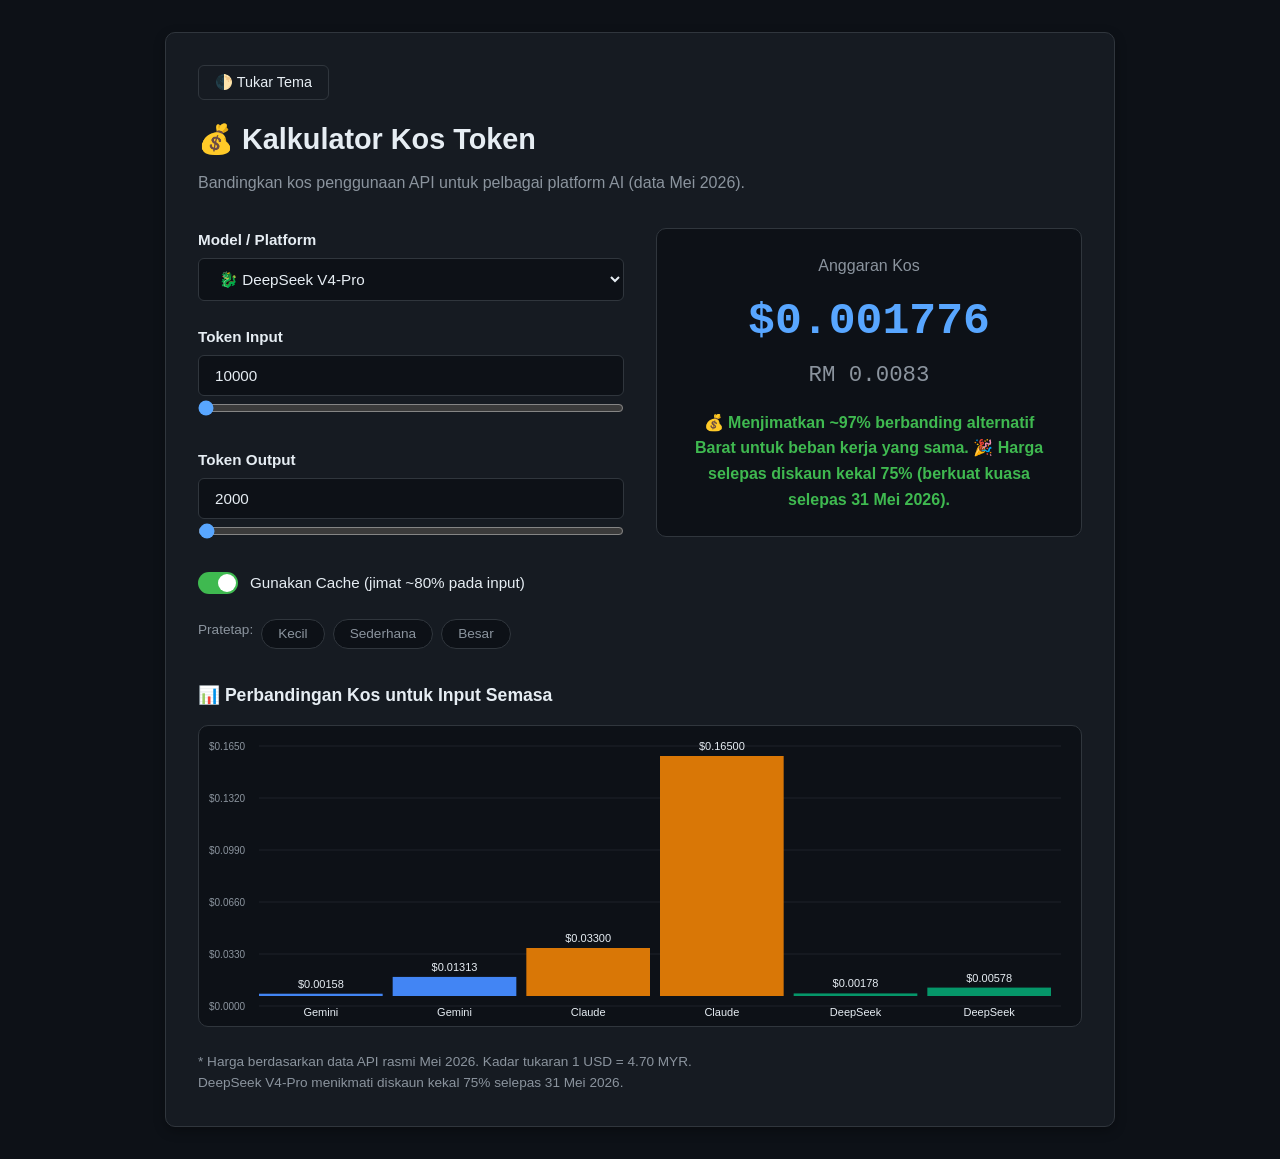
<file: cost-calculator.html>
<!DOCTYPE html>
<html lang="ms" data-theme="dark">
<head>
    <meta charset="UTF-8">
    <meta name="viewport" content="width=device-width, initial-scale=1.0">
    <title>Kalkulator Kos Token — Orchestra AI</title>
    <style>
        :root {
            --bg: #0d1117;
            --bg-secondary: #161b22;
            --bg-tertiary: #21262d;
            --border: #30363d;
            --text: #e6edf3;
            --text-secondary: #8b949e;
            --accent: #58a6ff;
            --success: #3fb950;
            --danger: #f85149;
            --google: #4285F4;
            --claude: #D97706;
            --deepseek: #059669;
            --radius: 10px;
            --shadow: 0 4px 12px rgba(0,0,0,0.3);
        }
        [data-theme="light"] {
            --bg: #ffffff;
            --bg-secondary: #f6f8fa;
            --bg-tertiary: #eaeef2;
            --border: #d0d7de;
            --text: #1f2328;
            --text-secondary: #656d76;
        }
        * { box-sizing: border-box; margin: 0; padding: 0; }
        body {
            font-family: 'Inter', -apple-system, BlinkMacSystemFont, 'Segoe UI', Roboto, sans-serif;
            background-color: var(--bg);
            color: var(--text);
            line-height: 1.6;
            transition: background-color 0.2s, color 0.2s;
            min-height: 100vh;
            display: flex;
            justify-content: center;
            align-items: flex-start;
            padding: 2rem 1rem;
        }
        .calculator-wrapper {
            width: 100%;
            max-width: 950px;
            background-color: var(--bg-secondary);
            border: 1px solid var(--border);
            border-radius: var(--radius);
            padding: 2rem;
            box-shadow: var(--shadow);
        }
        h1 {
            font-size: 1.8rem;
            margin-bottom: 0.5rem;
            display: flex;
            align-items: center;
            gap: 0.5rem;
        }
        .subtitle {
            color: var(--text-secondary);
            margin-bottom: 2rem;
        }
        .grid-main {
            display: grid;
            grid-template-columns: 1fr 1fr;
            gap: 2rem;
            margin-bottom: 2rem;
        }
        @media (max-width: 700px) {
            .grid-main { grid-template-columns: 1fr; }
            .calculator-wrapper { padding: 1.25rem; }
        }
        .form-group {
            margin-bottom: 1.5rem;
        }
        label {
            display: block;
            font-weight: 600;
            margin-bottom: 0.35rem;
            font-size: 0.95rem;
        }
        select, input[type="number"] {
            width: 100%;
            padding: 0.7rem 1rem;
            background-color: var(--bg);
            border: 1px solid var(--border);
            border-radius: 6px;
            color: var(--text);
            font-size: 0.95rem;
            transition: border-color 0.2s;
        }
        select:focus, input:focus {
            outline: none;
            border-color: var(--accent);
        }
        input[type="range"] {
            width: 100%;
            margin-top: 0.25rem;
            accent-color: var(--accent);
        }
        .toggle-label {
            display: flex;
            align-items: center;
            gap: 0.75rem;
            cursor: pointer;
            font-weight: 500;
        }
        .toggle-switch {
            position: relative;
            width: 40px;
            height: 22px;
            background-color: var(--bg-tertiary);
            border-radius: 50px;
            cursor: pointer;
            transition: background-color 0.2s;
        }
        .toggle-switch.active { background-color: var(--success); }
        .toggle-switch::after {
            content: '';
            position: absolute;
            width: 18px; height: 18px;
            border-radius: 50%;
            background-color: white;
            top: 2px; left: 2px;
            transition: transform 0.2s;
        }
        .toggle-switch.active::after { transform: translateX(18px); }
        .presets {
            display: flex;
            gap: 0.5rem;
            flex-wrap: wrap;
        }
        .preset-btn {
            background-color: var(--bg);
            border: 1px solid var(--border);
            color: var(--text-secondary);
            padding: 0.4rem 1rem;
            border-radius: 20px;
            cursor: pointer;
            font-size: 0.85rem;
            transition: all 0.2s;
        }
        .preset-btn:hover { background-color: var(--accent); color: white; border-color: var(--accent); }
        .results {
            background-color: var(--bg);
            border: 1px solid var(--border);
            border-radius: var(--radius);
            padding: 1.5rem;
            text-align: center;
        }
        .cost-main {
            font-size: 2.8rem;
            font-weight: 700;
            color: var(--accent);
            font-family: 'JetBrains Mono', monospace;
        }
        .cost-myr {
            font-size: 1.4rem;
            color: var(--text-secondary);
            font-family: 'JetBrains Mono', monospace;
        }
        .savings {
            margin-top: 1rem;
            color: var(--success);
            font-weight: 600;
        }
        .comparison-chart {
            margin-top: 2rem;
        }
        .chart-title {
            font-weight: 600;
            margin-bottom: 1rem;
            font-size: 1.1rem;
        }
        canvas {
            width: 100%;
            background-color: var(--bg);
            border: 1px solid var(--border);
            border-radius: var(--radius);
        }
        .theme-toggle {
            background: none;
            border: 1px solid var(--border);
            color: var(--text);
            padding: 0.5rem 1rem;
            border-radius: 6px;
            cursor: pointer;
            font-size: 0.9rem;
            margin-bottom: 1rem;
        }
        .note {
            font-size: 0.85rem;
            color: var(--text-secondary);
            margin-top: 1rem;
        }
    </style>
</head>
<body>
<div class="calculator-wrapper">
    <button class="theme-toggle" id="themeToggle">🌓 Tukar Tema</button>
    <h1>💰 Kalkulator Kos Token</h1>
    <p class="subtitle">Bandingkan kos penggunaan API untuk pelbagai platform AI (data Mei 2026).</p>

    <div class="grid-main">
        <div>
            <div class="form-group">
                <label for="modelSelect">Model / Platform</label>
                <select id="modelSelect">
                    <option value="google-flash">🏛️ Google Gemini 3.5 Flash</option>
                    <option value="google-pro">🏛️ Google Gemini 3.5 Pro</option>
                    <option value="claude-sonnet">🦉 Claude Sonnet 5</option>
                    <option value="claude-opus">🦉 Claude Opus 4.7</option>
                    <option value="deepseek-v4" selected>🐉 DeepSeek V4-Pro</option>
                    <option value="deepseek-r1">🐉 DeepSeek R1</option>
                </select>
            </div>

            <div class="form-group">
                <label for="inputTokens">Token Input</label>
                <input type="number" id="inputTokens" value="10000" min="0" max="10000000" step="1000">
                <input type="range" id="inputRange" value="10000" min="0" max="10000000" step="1000">
            </div>

            <div class="form-group">
                <label for="outputTokens">Token Output</label>
                <input type="number" id="outputTokens" value="2000" min="0" max="1000000" step="100">
                <input type="range" id="outputRange" value="2000" min="0" max="1000000" step="100">
            </div>

            <div class="form-group">
                <label class="toggle-label" id="cacheToggleLabel">
                    <div class="toggle-switch active" id="cacheToggle"></div>
                    Gunakan Cache (jimat ~80% pada input)
                </label>
            </div>

            <div class="presets">
                <span style="color:var(--text-secondary); font-size:0.85rem;">Pratetap:</span>
                <button class="preset-btn" data-input="5000" data-output="500">Kecil</button>
                <button class="preset-btn" data-input="100000" data-output="5000">Sederhana</button>
                <button class="preset-btn" data-input="1000000" data-output="50000">Besar</button>
            </div>
        </div>

        <div>
            <div class="results">
                <div style="color:var(--text-secondary); margin-bottom:0.5rem;">Anggaran Kos</div>
                <div class="cost-main" id="costUSD">$0.0000</div>
                <div class="cost-myr" id="costMYR">RM 0.0000</div>
                <div class="savings" id="savingsNote"></div>
            </div>
        </div>
    </div>

    <div class="comparison-chart">
        <div class="chart-title">📊 Perbandingan Kos untuk Input Semasa</div>
        <canvas id="comparisonCanvas" height="300"></canvas>
    </div>
    <div class="note">
        * Harga berdasarkan data API rasmi Mei 2026. Kadar tukaran 1 USD = 4.70 MYR. 
        <br>DeepSeek V4-Pro menikmati diskaun kekal 75% selepas 31 Mei 2026.
    </div>
</div>

<script>
    (function() {
        // Harga per 1 juta token (USD)
        const pricing = {
            'google-flash': { name: 'Gemini 3.5 Flash', input: 0.15, output: 0.60, cacheHit: 0.0375, color: '#4285F4' },
            'google-pro': { name: 'Gemini 3.5 Pro', input: 1.25, output: 5.00, cacheHit: 0.3125, color: '#4285F4' },
            'claude-sonnet': { name: 'Claude Sonnet 5', input: 3.00, output: 15.00, cacheHit: 0.30, color: '#D97706' },
            'claude-opus': { name: 'Claude Opus 4.7', input: 15.00, output: 75.00, cacheHit: 1.50, color: '#D97706' },
            'deepseek-v4': { name: 'DeepSeek V4-Pro', input: 0.015, output: 0.87, cacheHit: 0.0036, color: '#059669' },
            'deepseek-r1': { name: 'DeepSeek R1', input: 0.55, output: 2.19, cacheHit: 0.14, color: '#059669' },
        };

        const usdToMyr = 4.70;

        // Elemen DOM
        const modelSelect = document.getElementById('modelSelect');
        const inputTokensNum = document.getElementById('inputTokens');
        const inputRange = document.getElementById('inputRange');
        const outputTokensNum = document.getElementById('outputTokens');
        const outputRange = document.getElementById('outputRange');
        const cacheToggle = document.getElementById('cacheToggle');
        const cacheToggleLabel = document.getElementById('cacheToggleLabel');
        const costUSD = document.getElementById('costUSD');
        const costMYR = document.getElementById('costMYR');
        const savingsNote = document.getElementById('savingsNote');
        const canvas = document.getElementById('comparisonCanvas');
        const ctx = canvas.getContext('2d');
        const themeToggle = document.getElementById('themeToggle');

        // State
        let useCache = true;

        // Fungsi kemas kini UI
        function updateCalculator() {
            const modelKey = modelSelect.value;
            const model = pricing[modelKey];
            const inputTokens = parseInt(inputTokensNum.value) || 0;
            const outputTokens = parseInt(outputTokensNum.value) || 0;

            const inputRate = useCache ? model.cacheHit : model.input;
            const inputCost = (inputTokens / 1_000_000) * inputRate;
            const outputCost = (outputTokens / 1_000_000) * model.output;
            const totalCost = inputCost + outputCost;

            costUSD.textContent = `$${totalCost.toFixed(6)}`;
            costMYR.textContent = `RM ${(totalCost * usdToMyr).toFixed(4)}`;

            // Nota penjimatan khas DeepSeek
            if (modelKey.startsWith('deepseek')) {
                // Banding dengan Claude Sonnet sebagai baseline
                const baselineInput = (inputTokens / 1_000_000) * 3.0;
                const baselineOutput = (outputTokens / 1_000_000) * 15.0;
                const baseline = baselineInput + baselineOutput;
                const saving = baseline > 0 ? ((baseline - totalCost) / baseline * 100).toFixed(0) : 0;
                let discountNote = '';
                if (modelKey === 'deepseek-v4') {
                    discountNote = ' 🎉 Harga selepas diskaun kekal 75% (berkuat kuasa selepas 31 Mei 2026).';
                }
                savingsNote.style.display = 'block';
                savingsNote.innerHTML = `💰 Menjimatkan ~${saving}% berbanding alternatif Barat untuk beban kerja yang sama.${discountNote}`;
            } else {
                savingsNote.style.display = 'none';
            }

            // Segerakkan input range <-> number
            inputRange.value = inputTokens;
            outputRange.value = outputTokens;

            drawChart(inputTokens, outputTokens, useCache);
        }

        function drawChart(inputTokens, outputTokens, cache) {
            const width = canvas.width = canvas.clientWidth;
            const height = canvas.height = 300;
            ctx.clearRect(0, 0, width, height);

            const models = Object.keys(pricing);
            const costs = models.map(key => {
                const m = pricing[key];
                const inRate = cache ? m.cacheHit : m.input;
                return (inputTokens / 1_000_000) * inRate + (outputTokens / 1_000_000) * m.output;
            });

            const maxCost = Math.max(...costs, 0.01);
            const barWidth = (width - 80) / models.length - 10;
            const startX = 60;

            // Grid horizontal
            ctx.strokeStyle = getComputedStyle(document.documentElement).getPropertyValue('--border').trim() || '#30363d';
            ctx.lineWidth = 0.5;
            for (let i = 0; i <= 5; i++) {
                const y = 20 + (height - 40) * (i / 5);
                ctx.beginPath();
                ctx.moveTo(startX, y);
                ctx.lineTo(width - 20, y);
                ctx.stroke();
                ctx.fillStyle = getComputedStyle(document.documentElement).getPropertyValue('--text-secondary').trim() || '#8b949e';
                ctx.font = '10px Inter, sans-serif';
                ctx.fillText('$' + (maxCost * (1 - i/5)).toFixed(4), 10, y + 4);
            }

            models.forEach((key, i) => {
                const cost = costs[i];
                const barH = (cost / maxCost) * (height - 60);
                const x = startX + i * (barWidth + 10);
                const y = height - 30 - barH;

                ctx.fillStyle = pricing[key].color;
                ctx.fillRect(x, y, barWidth, barH);

                ctx.fillStyle = getComputedStyle(document.documentElement).getPropertyValue('--text').trim() || '#e6edf3';
                ctx.font = '11px Inter, sans-serif';
                ctx.textAlign = 'center';
                ctx.fillText(pricing[key].name.split(' ')[0], x + barWidth/2, height - 10);
                ctx.fillText('$' + cost.toFixed(5), x + barWidth/2, y - 6);
            });
        }

        // Event listeners
        modelSelect.addEventListener('change', updateCalculator);
        inputTokensNum.addEventListener('input', updateCalculator);
        outputTokensNum.addEventListener('input', updateCalculator);
        inputRange.addEventListener('input', function() {
            inputTokensNum.value = this.value;
            updateCalculator();
        });
        outputRange.addEventListener('input', function() {
            outputTokensNum.value = this.value;
            updateCalculator();
        });

        cacheToggleLabel.addEventListener('click', function(e) {
            e.preventDefault();
            useCache = !useCache;
            cacheToggle.classList.toggle('active', useCache);
            updateCalculator();
        });

        document.querySelectorAll('.preset-btn').forEach(btn => {
            btn.addEventListener('click', function() {
                const inp = parseInt(this.dataset.input);
                const out = parseInt(this.dataset.output);
                inputTokensNum.value = inp;
                outputTokensNum.value = out;
                inputRange.value = inp;
                outputRange.value = out;
                updateCalculator();
            });
        });

        // Tema
        themeToggle.addEventListener('click', () => {
            const html = document.documentElement;
            const current = html.getAttribute('data-theme');
            const next = current === 'dark' ? 'light' : 'dark';
            html.setAttribute('data-theme', next);
            themeToggle.textContent = next === 'dark' ? '🌙 Tema Gelap' : '☀️ Tema Cerah';
            updateCalculator(); // redraw chart with new colors
        });

        // Inisialisasi
        updateCalculator();
        window.addEventListener('resize', () => {
            drawChart(parseInt(inputTokensNum.value)||0, parseInt(outputTokensNum.value)||0, useCache);
        });
    })();
</script>
</body>
</html>
</file>
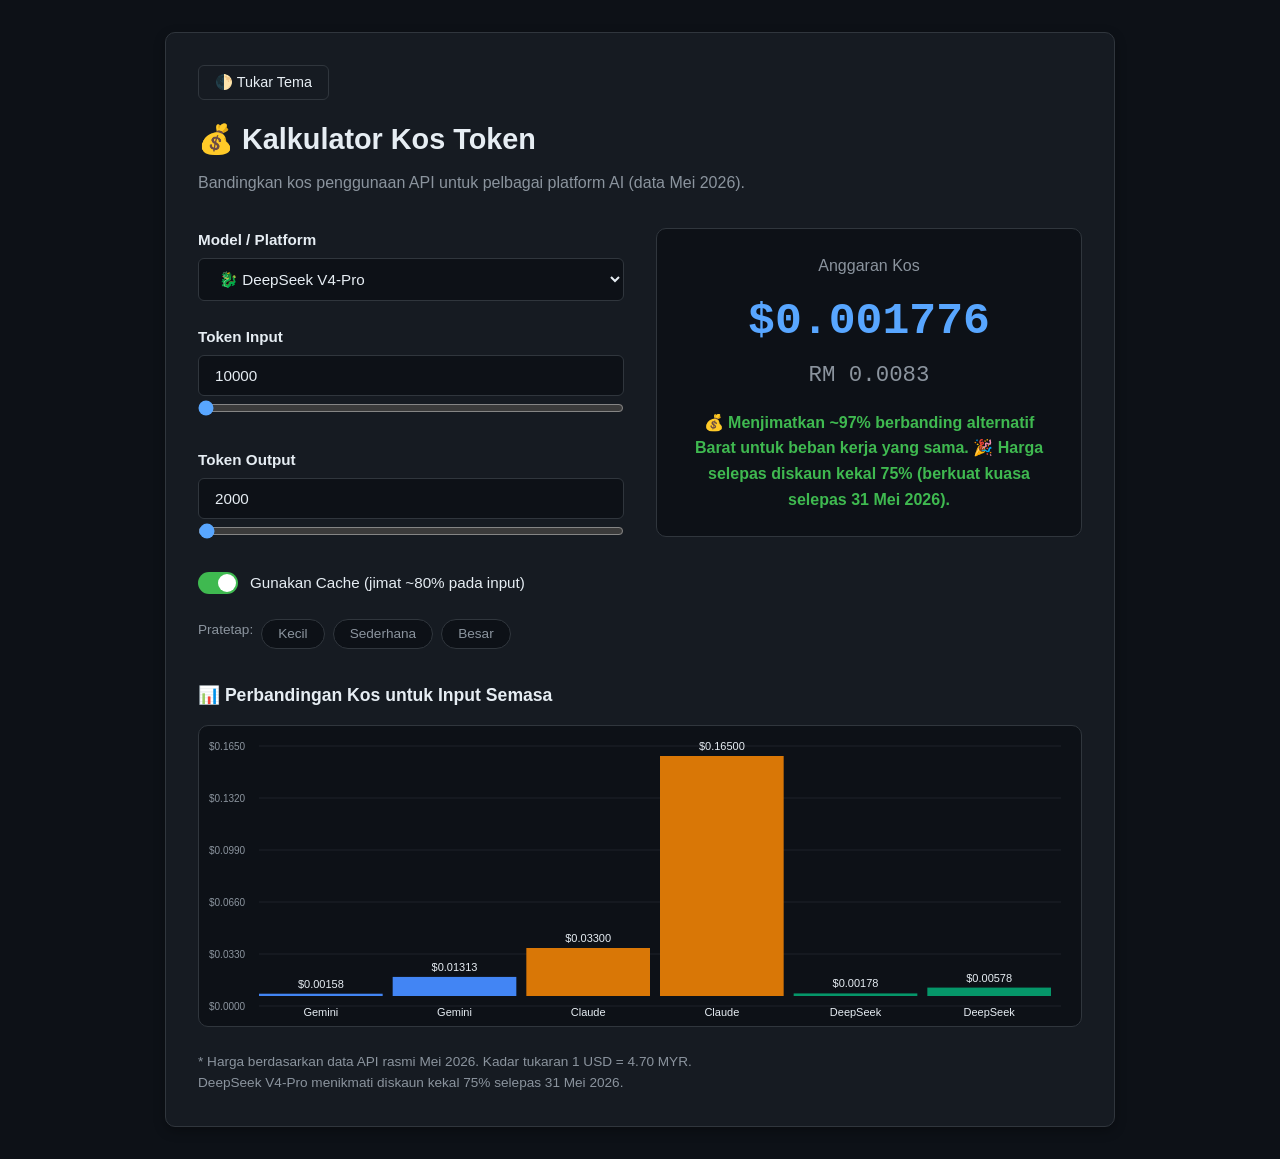
<file: shared/cost-calculator.html>
<!DOCTYPE html>
<html lang="ms" data-theme="dark">
<head>
    <meta charset="UTF-8">
    <meta name="viewport" content="width=device-width, initial-scale=1.0">
    <title>Kalkulator Kos Token — Orchestra AI</title>
    <style>
        :root {
            --bg: #0d1117;
            --bg-secondary: #161b22;
            --bg-tertiary: #21262d;
            --border: #30363d;
            --text: #e6edf3;
            --text-secondary: #8b949e;
            --accent: #58a6ff;
            --success: #3fb950;
            --danger: #f85149;
            --google: #4285F4;
            --claude: #D97706;
            --deepseek: #059669;
            --radius: 10px;
            --shadow: 0 4px 12px rgba(0,0,0,0.3);
        }
        [data-theme="light"] {
            --bg: #ffffff;
            --bg-secondary: #f6f8fa;
            --bg-tertiary: #eaeef2;
            --border: #d0d7de;
            --text: #1f2328;
            --text-secondary: #656d76;
        }
        * { box-sizing: border-box; margin: 0; padding: 0; }
        body {
            font-family: 'Inter', -apple-system, BlinkMacSystemFont, 'Segoe UI', Roboto, sans-serif;
            background-color: var(--bg);
            color: var(--text);
            line-height: 1.6;
            transition: background-color 0.2s, color 0.2s;
            min-height: 100vh;
            display: flex;
            justify-content: center;
            align-items: flex-start;
            padding: 2rem 1rem;
        }
        .calculator-wrapper {
            width: 100%;
            max-width: 950px;
            background-color: var(--bg-secondary);
            border: 1px solid var(--border);
            border-radius: var(--radius);
            padding: 2rem;
            box-shadow: var(--shadow);
        }
        h1 {
            font-size: 1.8rem;
            margin-bottom: 0.5rem;
            display: flex;
            align-items: center;
            gap: 0.5rem;
        }
        .subtitle {
            color: var(--text-secondary);
            margin-bottom: 2rem;
        }
        .grid-main {
            display: grid;
            grid-template-columns: 1fr 1fr;
            gap: 2rem;
            margin-bottom: 2rem;
        }
        @media (max-width: 700px) {
            .grid-main { grid-template-columns: 1fr; }
            .calculator-wrapper { padding: 1.25rem; }
        }
        .form-group {
            margin-bottom: 1.5rem;
        }
        label {
            display: block;
            font-weight: 600;
            margin-bottom: 0.35rem;
            font-size: 0.95rem;
        }
        select, input[type="number"] {
            width: 100%;
            padding: 0.7rem 1rem;
            background-color: var(--bg);
            border: 1px solid var(--border);
            border-radius: 6px;
            color: var(--text);
            font-size: 0.95rem;
            transition: border-color 0.2s;
        }
        select:focus, input:focus {
            outline: none;
            border-color: var(--accent);
        }
        input[type="range"] {
            width: 100%;
            margin-top: 0.25rem;
            accent-color: var(--accent);
        }
        .toggle-label {
            display: flex;
            align-items: center;
            gap: 0.75rem;
            cursor: pointer;
            font-weight: 500;
        }
        .toggle-switch {
            position: relative;
            width: 40px;
            height: 22px;
            background-color: var(--bg-tertiary);
            border-radius: 50px;
            cursor: pointer;
            transition: background-color 0.2s;
        }
        .toggle-switch.active { background-color: var(--success); }
        .toggle-switch::after {
            content: '';
            position: absolute;
            width: 18px; height: 18px;
            border-radius: 50%;
            background-color: white;
            top: 2px; left: 2px;
            transition: transform 0.2s;
        }
        .toggle-switch.active::after { transform: translateX(18px); }
        .presets {
            display: flex;
            gap: 0.5rem;
            flex-wrap: wrap;
        }
        .preset-btn {
            background-color: var(--bg);
            border: 1px solid var(--border);
            color: var(--text-secondary);
            padding: 0.4rem 1rem;
            border-radius: 20px;
            cursor: pointer;
            font-size: 0.85rem;
            transition: all 0.2s;
        }
        .preset-btn:hover { background-color: var(--accent); color: white; border-color: var(--accent); }
        .results {
            background-color: var(--bg);
            border: 1px solid var(--border);
            border-radius: var(--radius);
            padding: 1.5rem;
            text-align: center;
        }
        .cost-main {
            font-size: 2.8rem;
            font-weight: 700;
            color: var(--accent);
            font-family: 'JetBrains Mono', monospace;
        }
        .cost-myr {
            font-size: 1.4rem;
            color: var(--text-secondary);
            font-family: 'JetBrains Mono', monospace;
        }
        .savings {
            margin-top: 1rem;
            color: var(--success);
            font-weight: 600;
        }
        .comparison-chart {
            margin-top: 2rem;
        }
        .chart-title {
            font-weight: 600;
            margin-bottom: 1rem;
            font-size: 1.1rem;
        }
        canvas {
            width: 100%;
            background-color: var(--bg);
            border: 1px solid var(--border);
            border-radius: var(--radius);
        }
        .theme-toggle {
            background: none;
            border: 1px solid var(--border);
            color: var(--text);
            padding: 0.5rem 1rem;
            border-radius: 6px;
            cursor: pointer;
            font-size: 0.9rem;
            margin-bottom: 1rem;
        }
        .note {
            font-size: 0.85rem;
            color: var(--text-secondary);
            margin-top: 1rem;
        }
    </style>
</head>
<body>
<div class="calculator-wrapper">
    <button class="theme-toggle" id="themeToggle">🌓 Tukar Tema</button>
    <h1>💰 Kalkulator Kos Token</h1>
    <p class="subtitle">Bandingkan kos penggunaan API untuk pelbagai platform AI (data Mei 2026).</p>

    <div class="grid-main">
        <div>
            <div class="form-group">
                <label for="modelSelect">Model / Platform</label>
                <select id="modelSelect">
                    <option value="google-flash">🏛️ Google Gemini 3.5 Flash</option>
                    <option value="google-pro">🏛️ Google Gemini 3.5 Pro</option>
                    <option value="claude-sonnet">🦉 Claude Sonnet 5</option>
                    <option value="claude-opus">🦉 Claude Opus 4.7</option>
                    <option value="deepseek-v4" selected>🐉 DeepSeek V4-Pro</option>
                    <option value="deepseek-r1">🐉 DeepSeek R1</option>
                </select>
            </div>

            <div class="form-group">
                <label for="inputTokens">Token Input</label>
                <input type="number" id="inputTokens" value="10000" min="0" max="10000000" step="1000">
                <input type="range" id="inputRange" value="10000" min="0" max="10000000" step="1000">
            </div>

            <div class="form-group">
                <label for="outputTokens">Token Output</label>
                <input type="number" id="outputTokens" value="2000" min="0" max="1000000" step="100">
                <input type="range" id="outputRange" value="2000" min="0" max="1000000" step="100">
            </div>

            <div class="form-group">
                <label class="toggle-label" id="cacheToggleLabel">
                    <div class="toggle-switch active" id="cacheToggle"></div>
                    Gunakan Cache (jimat ~80% pada input)
                </label>
            </div>

            <div class="presets">
                <span style="color:var(--text-secondary); font-size:0.85rem;">Pratetap:</span>
                <button class="preset-btn" data-input="5000" data-output="500">Kecil</button>
                <button class="preset-btn" data-input="100000" data-output="5000">Sederhana</button>
                <button class="preset-btn" data-input="1000000" data-output="50000">Besar</button>
            </div>
        </div>

        <div>
            <div class="results">
                <div style="color:var(--text-secondary); margin-bottom:0.5rem;">Anggaran Kos</div>
                <div class="cost-main" id="costUSD">$0.0000</div>
                <div class="cost-myr" id="costMYR">RM 0.0000</div>
                <div class="savings" id="savingsNote"></div>
            </div>
        </div>
    </div>

    <div class="comparison-chart">
        <div class="chart-title">📊 Perbandingan Kos untuk Input Semasa</div>
        <canvas id="comparisonCanvas" height="300"></canvas>
    </div>
    <div class="note">
        * Harga berdasarkan data API rasmi Mei 2026. Kadar tukaran 1 USD = 4.70 MYR. 
        <br>DeepSeek V4-Pro menikmati diskaun kekal 75% selepas 31 Mei 2026.
    </div>
</div>

<script>
    (function() {
        // Harga per 1 juta token (USD)
        const pricing = {
            'google-flash': { name: 'Gemini 3.5 Flash', input: 0.15, output: 0.60, cacheHit: 0.0375, color: '#4285F4' },
            'google-pro': { name: 'Gemini 3.5 Pro', input: 1.25, output: 5.00, cacheHit: 0.3125, color: '#4285F4' },
            'claude-sonnet': { name: 'Claude Sonnet 5', input: 3.00, output: 15.00, cacheHit: 0.30, color: '#D97706' },
            'claude-opus': { name: 'Claude Opus 4.7', input: 15.00, output: 75.00, cacheHit: 1.50, color: '#D97706' },
            'deepseek-v4': { name: 'DeepSeek V4-Pro', input: 0.015, output: 0.87, cacheHit: 0.0036, color: '#059669' },
            'deepseek-r1': { name: 'DeepSeek R1', input: 0.55, output: 2.19, cacheHit: 0.14, color: '#059669' },
        };

        const usdToMyr = 4.70;

        // Elemen DOM
        const modelSelect = document.getElementById('modelSelect');
        const inputTokensNum = document.getElementById('inputTokens');
        const inputRange = document.getElementById('inputRange');
        const outputTokensNum = document.getElementById('outputTokens');
        const outputRange = document.getElementById('outputRange');
        const cacheToggle = document.getElementById('cacheToggle');
        const cacheToggleLabel = document.getElementById('cacheToggleLabel');
        const costUSD = document.getElementById('costUSD');
        const costMYR = document.getElementById('costMYR');
        const savingsNote = document.getElementById('savingsNote');
        const canvas = document.getElementById('comparisonCanvas');
        const ctx = canvas.getContext('2d');
        const themeToggle = document.getElementById('themeToggle');

        // State
        let useCache = true;

        // Fungsi kemas kini UI
        function updateCalculator() {
            const modelKey = modelSelect.value;
            const model = pricing[modelKey];
            const inputTokens = parseInt(inputTokensNum.value) || 0;
            const outputTokens = parseInt(outputTokensNum.value) || 0;

            const inputRate = useCache ? model.cacheHit : model.input;
            const inputCost = (inputTokens / 1_000_000) * inputRate;
            const outputCost = (outputTokens / 1_000_000) * model.output;
            const totalCost = inputCost + outputCost;

            costUSD.textContent = `$${totalCost.toFixed(6)}`;
            costMYR.textContent = `RM ${(totalCost * usdToMyr).toFixed(4)}`;

            // Nota penjimatan khas DeepSeek
            if (modelKey.startsWith('deepseek')) {
                // Banding dengan Claude Sonnet sebagai baseline
                const baselineInput = (inputTokens / 1_000_000) * 3.0;
                const baselineOutput = (outputTokens / 1_000_000) * 15.0;
                const baseline = baselineInput + baselineOutput;
                const saving = baseline > 0 ? ((baseline - totalCost) / baseline * 100).toFixed(0) : 0;
                let discountNote = '';
                if (modelKey === 'deepseek-v4') {
                    discountNote = ' 🎉 Harga selepas diskaun kekal 75% (berkuat kuasa selepas 31 Mei 2026).';
                }
                savingsNote.style.display = 'block';
                savingsNote.innerHTML = `💰 Menjimatkan ~${saving}% berbanding alternatif Barat untuk beban kerja yang sama.${discountNote}`;
            } else {
                savingsNote.style.display = 'none';
            }

            // Segerakkan input range <-> number
            inputRange.value = inputTokens;
            outputRange.value = outputTokens;

            drawChart(inputTokens, outputTokens, useCache);
        }

        function drawChart(inputTokens, outputTokens, cache) {
            const width = canvas.width = canvas.clientWidth;
            const height = canvas.height = 300;
            ctx.clearRect(0, 0, width, height);

            const models = Object.keys(pricing);
            const costs = models.map(key => {
                const m = pricing[key];
                const inRate = cache ? m.cacheHit : m.input;
                return (inputTokens / 1_000_000) * inRate + (outputTokens / 1_000_000) * m.output;
            });

            const maxCost = Math.max(...costs, 0.01);
            const barWidth = (width - 80) / models.length - 10;
            const startX = 60;

            // Grid horizontal
            ctx.strokeStyle = getComputedStyle(document.documentElement).getPropertyValue('--border').trim() || '#30363d';
            ctx.lineWidth = 0.5;
            for (let i = 0; i <= 5; i++) {
                const y = 20 + (height - 40) * (i / 5);
                ctx.beginPath();
                ctx.moveTo(startX, y);
                ctx.lineTo(width - 20, y);
                ctx.stroke();
                ctx.fillStyle = getComputedStyle(document.documentElement).getPropertyValue('--text-secondary').trim() || '#8b949e';
                ctx.font = '10px Inter, sans-serif';
                ctx.fillText('$' + (maxCost * (1 - i/5)).toFixed(4), 10, y + 4);
            }

            models.forEach((key, i) => {
                const cost = costs[i];
                const barH = (cost / maxCost) * (height - 60);
                const x = startX + i * (barWidth + 10);
                const y = height - 30 - barH;

                ctx.fillStyle = pricing[key].color;
                ctx.fillRect(x, y, barWidth, barH);

                ctx.fillStyle = getComputedStyle(document.documentElement).getPropertyValue('--text').trim() || '#e6edf3';
                ctx.font = '11px Inter, sans-serif';
                ctx.textAlign = 'center';
                ctx.fillText(pricing[key].name.split(' ')[0], x + barWidth/2, height - 10);
                ctx.fillText('$' + cost.toFixed(5), x + barWidth/2, y - 6);
            });
        }

        // Event listeners
        modelSelect.addEventListener('change', updateCalculator);
        inputTokensNum.addEventListener('input', updateCalculator);
        outputTokensNum.addEventListener('input', updateCalculator);
        inputRange.addEventListener('input', function() {
            inputTokensNum.value = this.value;
            updateCalculator();
        });
        outputRange.addEventListener('input', function() {
            outputTokensNum.value = this.value;
            updateCalculator();
        });

        cacheToggleLabel.addEventListener('click', function(e) {
            e.preventDefault();
            useCache = !useCache;
            cacheToggle.classList.toggle('active', useCache);
            updateCalculator();
        });

        document.querySelectorAll('.preset-btn').forEach(btn => {
            btn.addEventListener('click', function() {
                const inp = parseInt(this.dataset.input);
                const out = parseInt(this.dataset.output);
                inputTokensNum.value = inp;
                outputTokensNum.value = out;
                inputRange.value = inp;
                outputRange.value = out;
                updateCalculator();
            });
        });

        // Tema
        themeToggle.addEventListener('click', () => {
            const html = document.documentElement;
            const current = html.getAttribute('data-theme');
            const next = current === 'dark' ? 'light' : 'dark';
            html.setAttribute('data-theme', next);
            themeToggle.textContent = next === 'dark' ? '🌙 Tema Gelap' : '☀️ Tema Cerah';
            updateCalculator(); // redraw chart with new colors
        });

        // Inisialisasi
        updateCalculator();
        window.addEventListener('resize', () => {
            drawChart(parseInt(inputTokensNum.value)||0, parseInt(outputTokensNum.value)||0, useCache);
        });
    })();
</script>
</body>
</html>
</file>
<file: css/style.css>
/* ============================================================
   ORCHESTRA AI-AGENT TUTORIAL - STYLESHEET UTAMA
   Versi 1.0 · Mei 2026
   ============================================================ */

/* ----------------------------------------------------------
   PEMBOLEHUBAH TEMA (CUSTOM PROPERTIES)
   ---------------------------------------------------------- */
:root {
  /* Warna asas tema gelap (default) */
  --color-bg: #0d1117;
  --color-bg-secondary: #161b22;
  --color-bg-tertiary: #21262d;
  --color-border: #30363d;
  --color-text: #e6edf3;
  --color-text-secondary: #8b949e;
  --color-text-muted: #6e7681;
  --color-accent: #58a6ff;
  --color-accent-hover: #79c0ff;
  --color-success: #3fb950;
  --color-warning: #d29922;
  --color-danger: #f85149;
  --color-info: #58a6ff;
  --shadow-sm: 0 1px 2px rgba(0,0,0,0.3);
  --shadow-md: 0 4px 12px rgba(0,0,0,0.4);
  --shadow-lg: 0 8px 24px rgba(0,0,0,0.5);
  --radius-sm: 6px;
  --radius-md: 10px;
  --radius-lg: 16px;
  --transition: 0.2s ease;
  
  /* Warna khusus platform */
  --color-google: #4285F4;
  --color-google-light: #1a2332;
  --color-claude: #D97706;
  --color-claude-light: #2d1f0c;
  --color-deepseek: #059669;
  --color-deepseek-light: #0a1f1c;

  /* Font */
  --font-sans: 'Inter', -apple-system, BlinkMacSystemFont, 'Segoe UI', Roboto, sans-serif;
  --font-mono: 'JetBrains Mono', 'Fira Code', 'Consolas', monospace;
}

/* Tema cerah */
[data-theme="light"] {
  --color-bg: #ffffff;
  --color-bg-secondary: #f6f8fa;
  --color-bg-tertiary: #eaeef2;
  --color-border: #d0d7de;
  --color-text: #1f2328;
  --color-text-secondary: #656d76;
  --color-text-muted: #8b949e;
  --color-accent: #0969da;
  --color-accent-hover: #0550ae;
  --shadow-sm: 0 1px 2px rgba(31,35,40,0.1);
  --shadow-md: 0 4px 12px rgba(31,35,40,0.12);
  --shadow-lg: 0 8px 24px rgba(31,35,40,0.15);
  --color-google-light: #e8f0fe;
  --color-claude-light: #fef3c7;
  --color-deepseek-light: #ecfdf5;
}

/* ----------------------------------------------------------
   RESET & BASE
   ---------------------------------------------------------- */
*, *::before, *::after {
  box-sizing: border-box;
  margin: 0;
  padding: 0;
}

html {
  scroll-behavior: smooth;
  font-size: 16px;
}

body {
  font-family: var(--font-sans);
  background-color: var(--color-bg);
  color: var(--color-text);
  line-height: 1.6;
  transition: background-color var(--transition), color var(--transition);
  min-height: 100vh;
}

img, svg {
  max-width: 100%;
  height: auto;
}

a {
  color: var(--color-accent);
  text-decoration: none;
  transition: color var(--transition);
}
a:hover {
  color: var(--color-accent-hover);
}

ul, ol {
  list-style: none;
  padding: 0;
}

/* ----------------------------------------------------------
   UTILITY CLASSES
   ---------------------------------------------------------- */
.container {
  width: 100%;
  max-width: 1280px;
  margin: 0 auto;
  padding: 0 1.5rem;
}

.sr-only {
  position: absolute;
  width: 1px; height: 1px;
  padding: 0; margin: -1px;
  overflow: hidden;
  clip: rect(0,0,0,0);
  border: 0;
}

/* ----------------------------------------------------------
   TYPOGRAPHY
   ---------------------------------------------------------- */
h1, h2, h3, h4, h5, h6 {
  font-weight: 600;
  line-height: 1.3;
  color: var(--color-text);
}

.section-title {
  font-size: clamp(1.8rem, 4vw, 2.5rem);
  margin-bottom: 0.75rem;
  text-align: center;
  font-weight: 700;
}

.section-subtitle {
  font-size: 1.1rem;
  color: var(--color-text-secondary);
  text-align: center;
  max-width: 700px;
  margin: 0 auto 2.5rem;
}

/* ----------------------------------------------------------
   BUTTONS
   ---------------------------------------------------------- */
.btn {
  display: inline-flex;
  align-items: center;
  justify-content: center;
  gap: 0.5rem;
  padding: 0.65rem 1.5rem;
  font-size: 0.95rem;
  font-weight: 500;
  border-radius: var(--radius-sm);
  border: 2px solid transparent;
  cursor: pointer;
  transition: all var(--transition);
  text-decoration: none;
  white-space: nowrap;
  font-family: var(--font-sans);
}

.btn-primary {
  background-color: var(--color-accent);
  color: #fff;
  border-color: var(--color-accent);
}
.btn-primary:hover {
  background-color: var(--color-accent-hover);
  border-color: var(--color-accent-hover);
  color: #fff;
  transform: translateY(-1px);
  box-shadow: var(--shadow-md);
}

.btn-outline {
  background-color: transparent;
  color: var(--color-text);
  border-color: var(--color-border);
}
.btn-outline:hover {
  background-color: var(--color-bg-tertiary);
  border-color: var(--color-text-muted);
  color: var(--color-text);
}

.btn-github {
  background-color: var(--color-bg-tertiary);
  color: var(--color-text);
  border-color: var(--color-border);
}
.btn-github:hover {
  background-color: var(--color-border);
  color: #fff;
}

.btn-discord {
  background-color: #5865F2;
  color: white;
  border-color: #5865F2;
}
.btn-discord:hover {
  background-color: #4752C4;
  border-color: #4752C4;
  color: white;
}

.btn-lg {
  padding: 0.85rem 2rem;
  font-size: 1.05rem;
  border-radius: var(--radius-md);
}

.btn-icon {
  background: none;
  border: 1px solid var(--color-border);
  color: var(--color-text);
  font-size: 1.2rem;
  width: 42px;
  height: 42px;
  border-radius: 50%;
  display: flex;
  align-items: center;
  justify-content: center;
  cursor: pointer;
  transition: all var(--transition);
}
.btn-icon:hover {
  background-color: var(--color-bg-tertiary);
}

.btn:disabled {
  opacity: 0.5;
  cursor: not-allowed;
  pointer-events: none;
}

/* ----------------------------------------------------------
   HEADER & NAVIGATION
   ---------------------------------------------------------- */
.site-header {
  position: sticky;
  top: 0;
  z-index: 100;
  background-color: var(--color-bg);
  border-bottom: 1px solid var(--color-border);
  backdrop-filter: blur(8px);
  transition: background-color var(--transition);
}

.header-inner {
  display: flex;
  align-items: center;
  justify-content: space-between;
  height: 68px;
}

.logo {
  display: flex;
  align-items: center;
  gap: 0.5rem;
  font-weight: 700;
  font-size: 1.3rem;
  color: var(--color-text);
  text-decoration: none;
}
.logo-icon { font-size: 1.6rem; }
.logo-text { background: linear-gradient(135deg, var(--color-google), var(--color-claude), var(--color-deepseek)); -webkit-background-clip: text; -webkit-text-fill-color: transparent; background-clip: text; }

.main-nav ul {
  display: flex;
  gap: 0.25rem;
}

.main-nav a {
  padding: 0.75rem 1rem;
  border-radius: var(--radius-sm);
  color: var(--color-text-secondary);
  font-weight: 500;
  font-size: 1rem;
  transition: all var(--transition);
  min-height: 44px;
  display: inline-flex;
  align-items: center;
}
.main-nav a:hover {
  color: var(--color-text);
  background-color: var(--color-bg-secondary);
}
.main-nav a.active {
  color: var(--color-accent);
  background-color: var(--color-bg-tertiary);
}

.header-actions {
  display: flex;
  align-items: center;
  gap: 0.75rem;
}

/* Mobile menu toggle */
.mobile-menu-toggle {
  display: none;
  flex-direction: column;
  justify-content: center;
  gap: 5px;
  background: none;
  border: none;
  cursor: pointer;
  padding: 5px;
}
.mobile-menu-toggle span {
  width: 24px;
  height: 2px;
  background-color: var(--color-text);
  transition: all var(--transition);
}

/* ----------------------------------------------------------
   HERO SECTION
   ---------------------------------------------------------- */
.hero {
  padding: 5rem 0 4rem;
  background: radial-gradient(circle at 30% 30%, var(--color-bg-secondary), transparent 50%),
              radial-gradient(circle at 70% 70%, rgba(88,166,255,0.05), transparent 50%);
}

.hero-grid {
  display: grid;
  grid-template-columns: 1fr 1fr;
  gap: 3rem;
  align-items: center;
}

.hero-pretitle {
  display: block;
  font-size: 1rem;
  text-transform: uppercase;
  letter-spacing: 2px;
  color: var(--color-accent);
  margin-bottom: 0.5rem;
  font-weight: 600;
}

.hero-title-main {
  display: block;
  font-size: clamp(2.5rem, 6vw, 3.8rem);
  font-weight: 800;
  line-height: 1.1;
  margin-bottom: 0.5rem;
  background: linear-gradient(135deg, var(--color-text), var(--color-accent));
  -webkit-background-clip: text;
  -webkit-text-fill-color: transparent;
  background-clip: text;
}

.hero-subtitle {
  display: block;
  font-size: 1.25rem;
  color: var(--color-text-secondary);
  font-weight: 400;
}

.hero-description {
  margin-block: 1.5rem 2rem;
  font-size: 1.1rem;
  color: var(--color-text-secondary);
  max-width: 540px;
}

.hero-cta {
  display: flex;
  gap: 1rem;
  flex-wrap: wrap;
  margin-bottom: 1.5rem;
}

.hero-badges {
  display: flex;
  gap: 0.75rem;
  flex-wrap: wrap;
}

.badge {
  display: inline-block;
  padding: 0.3rem 0.9rem;
  border-radius: 50px;
  background-color: var(--color-bg-tertiary);
  color: var(--color-text-secondary);
  font-size: 0.8rem;
  font-weight: 500;
}

/* Orchestra diagram (visual abstraction) */
.orchestra-diagram {
  position: relative;
  width: 100%;
  max-width: 350px;
  height: 300px;
  margin: 0 auto;
}

.node {
  position: absolute;
  width: 60px;
  height: 60px;
  border-radius: 50%;
  display: flex;
  align-items: center;
  justify-content: center;
  font-weight: 700;
  font-size: 1.4rem;
  color: white;
  box-shadow: 0 0 20px rgba(0,0,0,0.5);
  transition: transform 0.3s ease;
}

.google-node { background: var(--color-google); top: 10px; left: 40px; }
.claude-node { background: var(--color-claude); bottom: 10px; left: 50%; transform: translateX(-50%); }
.deepseek-node { background: var(--color-deepseek); top: 10px; right: 40px; }

.node:hover { transform: scale(1.1); }
.claude-node:hover { transform: translateX(-50%) scale(1.1); }

.connection-lines {
  position: absolute;
  top: 0; left: 0;
  width: 100%;
  height: 100%;
  pointer-events: none;
}

/* ----------------------------------------------------------
   PLATFORM CARDS
   ---------------------------------------------------------- */
.platforms-section {
  padding: 5rem 0;
}

.platform-cards-grid {
  display: grid;
  grid-template-columns: repeat(auto-fit, minmax(300px, 1fr));
  gap: 2rem;
  margin-top: 2rem;
}

.platform-card {
  container-type: inline-size;
  background-color: var(--color-bg-secondary);
  border: 2px solid var(--color-border);
  border-radius: var(--radius-lg);
  padding: 2rem;
  transition: all var(--transition);
  position: relative;
  display: flex;
  flex-direction: column;
}

@container (max-width: 320px) {
  .platform-card { padding: 1.25rem; }
  .platform-card h3 { font-size: 1.3rem; }
  .card-features li { font-size: 0.85rem; }
}

.platform-card:hover {
  transform: translateY(-4px);
  box-shadow: var(--shadow-lg);
}

.platform-card.highlighted {
  border-color: var(--color-accent);
  box-shadow: 0 0 0 3px rgba(88,166,255,0.2);
}

.platform-card[data-platform="google"].highlighted { border-color: var(--color-google); }
.platform-card[data-platform="claude"].highlighted { border-color: var(--color-claude); }
.platform-card[data-platform="deepseek"].highlighted { border-color: var(--color-deepseek); }

.card-badge {
  font-size: 0.85rem;
  font-weight: 600;
  margin-bottom: 0.75rem;
  padding: 0.25rem 0.75rem;
  border-radius: 50px;
  width: fit-content;
}

.platform-card[data-platform="google"] .card-badge { background-color: var(--color-google-light); color: var(--color-google); }
.platform-card[data-platform="claude"] .card-badge { background-color: var(--color-claude-light); color: var(--color-claude); }
.platform-card[data-platform="deepseek"] .card-badge { background-color: var(--color-deepseek-light); color: var(--color-deepseek); }

.platform-card h3 {
  font-size: 1.6rem;
  margin-bottom: 0.25rem;
}

.card-model {
  font-size: 0.9rem;
  color: var(--color-text-secondary);
  margin-bottom: 1.25rem;
  font-family: var(--font-mono);
}

.card-features {
  list-style: none;
  margin-bottom: 2rem;
  flex-grow: 1;
}

.card-features li {
  padding: 0.35rem 0;
  font-size: 0.95rem;
  color: var(--color-text-secondary);
  border-bottom: 1px solid var(--color-border);
}

.card-features li:last-child { border-bottom: none; }

.btn-platform {
  background-color: var(--color-bg-tertiary);
  color: var(--color-text);
  border: 1px solid var(--color-border);
  padding: 0.75rem 1.5rem;
  border-radius: var(--radius-sm);
  font-weight: 600;
  text-align: center;
  transition: all var(--transition);
  margin-top: auto;
}
.btn-platform:hover {
  background-color: var(--color-accent);
  color: white;
  border-color: var(--color-accent);
}

/* ----------------------------------------------------------
   COMPARISON MATRIX
   ---------------------------------------------------------- */
.comparison-section {
  padding: 5rem 0;
  background-color: var(--color-bg-secondary);
}

.filter-bar {
  display: flex;
  gap: 0.5rem;
  flex-wrap: wrap;
  justify-content: center;
  margin-bottom: 2rem;
}

.filter-btn {
  background-color: var(--color-bg);
  border: 1px solid var(--color-border);
  color: var(--color-text-secondary);
  padding: 0.5rem 1.2rem;
  border-radius: 50px;
  cursor: pointer;
  font-size: 0.9rem;
  font-weight: 500;
  transition: all var(--transition);
  min-height: 44px;
  display: inline-flex;
  align-items: center;
}
.filter-btn:hover {
  color: var(--color-text);
  border-color: var(--color-text-muted);
}
.filter-btn.active {
  background-color: var(--color-accent);
  color: white;
  border-color: var(--color-accent);
}

.comparison-table-wrapper {
  overflow-x: auto;
  border-radius: var(--radius-md);
  border: 1px solid var(--color-border);
}

.comparison-table {
  width: 100%;
  border-collapse: collapse;
  font-size: 0.95rem;
}

.comparison-table th {
  background-color: var(--color-bg-tertiary);
  padding: 1rem;
  text-align: start;
  font-weight: 600;
}

.comparison-table td {
  padding: 0.9rem 1rem;
  border-bottom: 1px solid var(--color-border);
}

.comparison-table tr:last-child td { border-bottom: none; }
.comparison-table tr:hover td { background-color: var(--color-bg-tertiary); }

.comparison-legend {
  display: flex;
  gap: 1.5rem;
  justify-content: center;
  margin-top: 1.5rem;
  font-size: 0.9rem;
  color: var(--color-text-secondary);
}

.legend-dot {
  display: inline-block;
  width: 10px;
  height: 10px;
  border-radius: 50%;
  margin-inline-end: 4px;
}
.google-dot { background-color: var(--color-google); }
.claude-dot { background-color: var(--color-claude); }
.deepseek-dot { background-color: var(--color-deepseek); }

/* ----------------------------------------------------------
   COST CALCULATOR
   ---------------------------------------------------------- */
.calculator-section {
  padding: 5rem 0;
}

.calculator-card {
  container-type: inline-size;
  background-color: var(--color-bg-secondary);
  border: 1px solid var(--color-border);
  border-radius: var(--radius-lg);
  padding: 2.5rem;
  max-width: 900px;
  margin: 0 auto;
}

@container (max-width: 500px) {
  .calculator-card { padding: 1.5rem; }
  .calculator-grid { grid-template-columns: 1fr; gap: 1.5rem; }
}

.calculator-grid {
  display: grid;
  grid-template-columns: 1fr 1fr;
  gap: 2.5rem;
}

.form-group {
  margin-bottom: 1.5rem;
}

.form-group label {
  display: block;
  font-weight: 600;
  margin-bottom: 0.5rem;
  color: var(--color-text);
}

.form-select, .form-input {
  width: 100%;
  padding: 0.7rem 1rem;
  background-color: var(--color-bg);
  border: 1px solid var(--color-border);
  border-radius: var(--radius-sm);
  color: var(--color-text);
  font-family: var(--font-sans);
  font-size: 0.95rem;
  transition: border-color var(--transition);
}
.form-select:focus, .form-input:focus {
  outline: none;
  border-color: var(--color-accent);
}

.form-range {
  width: 100%;
  margin-top: 0.5rem;
  accent-color: var(--color-accent);
}

.toggle-label {
  display: flex;
  align-items: center;
  gap: 0.75rem;
  cursor: pointer;
  font-weight: 500;
}

.toggle-input {
  appearance: none;
  width: 40px;
  height: 22px;
  background-color: var(--color-bg-tertiary);
  border-radius: 50px;
  cursor: pointer;
  position: relative;
  transition: background-color var(--transition);
}
.toggle-input:checked { background-color: var(--color-success); }
.toggle-input::before {
  content: '';
  position: absolute;
  width: 18px; height: 18px;
  border-radius: 50%;
  background-color: white;
  top: 2px; left: 2px;
  transition: transform var(--transition);
}
.toggle-input:checked::before { transform: translateX(18px); }

.preset-buttons {
  display: flex;
  gap: 0.5rem;
  align-items: center;
  flex-wrap: wrap;
}
.preset-label { font-size: 0.85rem; color: var(--color-text-muted); }
.preset-btn {
  background-color: var(--color-bg);
  border: 1px solid var(--color-border);
  color: var(--color-text-secondary);
  padding: 0.5rem 0.9rem;
  border-radius: var(--radius-sm);
  cursor: pointer;
  font-size: 0.85rem;
  transition: all var(--transition);
  min-height: 44px;
  display: inline-flex;
  align-items: center;
}
.preset-btn:hover {
  background-color: var(--color-accent);
  color: white;
  border-color: var(--color-accent);
}

.calc-results {
  display: flex;
  align-items: center;
  justify-content: center;
}

.result-card {
  text-align: center;
  padding: 2rem;
  background-color: var(--color-bg);
  border: 1px solid var(--color-border);
  border-radius: var(--radius-md);
  width: 100%;
}

.result-card h3 { font-size: 1.1rem; color: var(--color-text-secondary); margin-bottom: 0.5rem; }

.result-value {
  font-size: 2.5rem;
  font-weight: 700;
  color: var(--color-accent);
  font-family: var(--font-mono);
}

.result-myr {
  font-size: 1.3rem;
  color: var(--color-text-secondary);
  margin-top: 0.25rem;
  font-family: var(--font-mono);
}

.result-note {
  margin-top: 1rem;
  font-size: 0.9rem;
  color: var(--color-success);
}

.savings-highlight {
  font-weight: 600;
}

/* ----------------------------------------------------------
   DEMO PENSTRIMAN
   ---------------------------------------------------------- */
.demo-section {
  padding: 5rem 0;
  background-color: var(--color-bg-secondary);
}

.demo-container {
  background-color: var(--color-bg);
  border: 2px solid var(--color-border);
  border-radius: var(--radius-lg);
  overflow: hidden;
  max-width: 800px;
  margin: 0 auto;
}

.demo-controls {
  padding: 1.5rem;
  border-bottom: 1px solid var(--color-border);
  display: flex;
  gap: 1rem;
  align-items: flex-end;
  flex-wrap: wrap;
}

.demo-controls .form-group { margin-bottom: 0; flex: 1; min-width: 200px; }

.demo-buttons {
  display: flex;
  gap: 0.75rem;
}

.demo-steps-indicator {
  width: 100%;
  text-align: center;
  font-family: var(--font-mono);
  color: var(--color-text-muted);
  font-size: 0.9rem;
}

.demo-cost {
  width: 100%;
  text-align: end;
  font-weight: 600;
  color: var(--color-deepseek);
  font-family: var(--font-mono);
  font-size: 0.95rem;
}

.demo-output {
  padding: 1.5rem;
  min-height: 250px;
  max-height: 500px;
  overflow-y: auto;
  background-color: var(--color-bg);
}

.stream-output {
  font-family: var(--font-mono);
  font-size: 0.95rem;
  line-height: 1.7;
}

.stream-step {
  padding: 0.5rem 0;
  border-bottom: 1px solid var(--color-border);
  color: var(--color-text);
  opacity: 1;
  transform: translateY(0);
}

.stream-step:last-child { border-bottom: none; color: var(--color-success); font-weight: 600; }

.stream-stopped {
  color: var(--color-warning) !important;
  font-style: italic;
}

/* Thinking Block */
.thinking-block {
  background-color: var(--color-bg-tertiary);
  border-inline-start: 3px solid var(--color-claude);
  border-radius: var(--radius-sm);
  margin-bottom: 1rem;
}

.thinking-header {
  padding: 0.75rem 1rem;
  font-weight: 600;
  font-size: 0.95rem;
  cursor: pointer;
  display: flex;
  justify-content: space-between;
  align-items: center;
  color: var(--color-claude);
  transition: background-color var(--transition);
}
.thinking-header:hover { background-color: var(--color-bg-secondary); }

.thinking-toggle-icon {
  font-size: 0.8rem;
  transition: transform var(--transition);
}
[data-expanded="true"] .thinking-toggle-icon { transform: rotate(180deg); }

.thinking-content {
  padding: 1rem;
  font-family: var(--font-mono);
  font-size: 0.9rem;
  color: var(--color-text-secondary);
  line-height: 1.6;
  display: none;
}

/* ----------------------------------------------------------
   LEARNING PATHS TABS
   ---------------------------------------------------------- */
.learning-section {
  padding: 5rem 0;
}

.tab-container {
  max-width: 900px;
  margin: 2rem auto 0;
}

.tab-nav {
  display: flex;
  gap: 0.5rem;
  margin-bottom: 2rem;
  border-bottom: 2px solid var(--color-border);
}

.tab-btn {
  background: none;
  border: none;
  padding: 0.75rem 1.5rem;
  font-size: 1rem;
  font-weight: 600;
  color: var(--color-text-secondary);
  cursor: pointer;
  border-bottom: 3px solid transparent;
  margin-bottom: -2px;
  transition: all var(--transition);
  min-height: 44px;
  display: inline-flex;
  align-items: center;
}
.tab-btn:hover { color: var(--color-text); }
.tab-btn.active {
  color: var(--color-accent);
  border-bottom-color: var(--color-accent);
}

.tab-panel {
  display: none;
}
.tab-panel.active { display: block; }

.learning-cards {
  display: grid;
  grid-template-columns: repeat(auto-fit, minmax(250px, 1fr));
  gap: 1.5rem;
}

.learn-card {
  container-type: inline-size;
  background-color: var(--color-bg-secondary);
  border: 1px solid var(--color-border);
  border-radius: var(--radius-md);
  padding: 1.5rem;
  transition: all var(--transition);
}

@container (max-width: 260px) {
  .learn-card { padding: 1rem; }
  .learn-card h4 { font-size: 1rem; }
  .learn-card li { font-size: 0.85rem; }
}
.learn-card:hover {
  transform: translateY(-2px);
  box-shadow: var(--shadow-md);
}

.learn-card h4 {
  font-size: 1.1rem;
  color: var(--color-accent);
  margin-bottom: 0.25rem;
}

.learn-card p {
  font-size: 0.95rem;
  color: var(--color-text-secondary);
  margin-bottom: 1rem;
}

.learn-card ul {
  list-style: disc;
  padding-inline-start: 1.25rem;
}

.learn-card li {
  font-size: 0.9rem;
  color: var(--color-text-secondary);
  padding: 0.2rem 0;
}

/* ----------------------------------------------------------
   ARCHITECTURE DIAGRAM
   ---------------------------------------------------------- */
.architecture-section {
  padding: 5rem 0;
  background-color: var(--color-bg-secondary);
}

.architecture-diagram {
  position: relative;
  width: 100%;
  max-width: 700px;
  height: 280px;
  margin: 2rem auto;
  background-color: var(--color-bg);
  border: 1px solid var(--color-border);
  border-radius: var(--radius-lg);
}

.arch-node {
  position: absolute;
  background-color: var(--color-bg-tertiary);
  border: 2px solid var(--color-border);
  padding: 0.5rem 1rem;
  border-radius: var(--radius-sm);
  font-size: 0.85rem;
  font-weight: 500;
  color: var(--color-text);
  cursor: default;
  transition: all var(--transition);
  white-space: nowrap;
}
.arch-node:hover {
  border-color: var(--color-accent);
  background-color: var(--color-bg-secondary);
  z-index: 5;
}

.arch-tooltip {
  position: absolute;
  background-color: var(--color-bg-tertiary);
  border: 1px solid var(--color-accent);
  border-radius: var(--radius-sm);
  padding: 0.5rem 0.75rem;
  font-size: 0.85rem;
  color: var(--color-text);
  pointer-events: none;
  transform: translate(-50%, -120%);
  white-space: nowrap;
  box-shadow: var(--shadow-md);
  z-index: 10;
}

/* ----------------------------------------------------------
   PROGRESS TRACKER
   ---------------------------------------------------------- */
.progress-section {
  padding: 4rem 0;
}

.progress-tracker {
  max-width: 500px;
  margin: 2rem auto;
  display: flex;
  flex-direction: column;
  gap: 0.75rem;
}

.progress-step {
  background-color: var(--color-bg-secondary);
  border: 1px solid var(--color-border);
  border-radius: var(--radius-sm);
  padding: 0.75rem 1rem;
  transition: all var(--transition);
}

.progress-step.completed {
  border-color: var(--color-success);
  background-color: rgba(63,185,80,0.1);
}

.step-label {
  display: flex;
  align-items: center;
  gap: 0.75rem;
  cursor: pointer;
  font-weight: 500;
}

.step-checkbox {
  width: 20px;
  height: 20px;
  accent-color: var(--color-success);
}

/* ----------------------------------------------------------
   CTA / COMMUNITY
   ---------------------------------------------------------- */
.cta-section {
  padding: 5rem 0;
  text-align: center;
  background: linear-gradient(135deg, var(--color-bg-secondary), var(--color-bg));
}

.cta-text {
  font-size: 1.2rem;
  color: var(--color-text-secondary);
  margin-bottom: 2rem;
}

.cta-buttons {
  display: flex;
  gap: 1.5rem;
  justify-content: center;
  flex-wrap: wrap;
}

/* ----------------------------------------------------------
   FOOTER
   ---------------------------------------------------------- */
.site-footer {
  background-color: var(--color-bg-secondary);
  border-top: 1px solid var(--color-border);
  padding: 3rem 0 1.5rem;
  color: var(--color-text-secondary);
}

.footer-grid {
  display: grid;
  grid-template-columns: repeat(auto-fit, minmax(180px, 1fr));
  gap: 2rem;
  margin-bottom: 2rem;
}

.footer-col h4 {
  color: var(--color-text);
  margin-bottom: 1rem;
  font-size: 1rem;
}

.footer-col p { font-size: 0.9rem; }

.footer-col ul li {
  padding: 0.25rem 0;
  font-size: 0.9rem;
}

.footer-col ul li a {
  display: inline-flex;
  align-items: center;
  min-height: 44px;
  padding: 0.25rem 0;
  color: var(--color-text-secondary);
}
.footer-col ul li a:hover { color: var(--color-accent); }

.footer-license { margin-top: 0.75rem; font-size: 0.85rem; }

.footer-bottom {
  border-top: 1px solid var(--color-border);
  padding-top: 1.5rem;
  text-align: center;
  font-size: 0.9rem;
}

/* ----------------------------------------------------------
   NOTIFICATIONS
   ---------------------------------------------------------- */
#notification-container {
  position: fixed;
  top: 1.5rem;
  inset-inline-end: 1.5rem;
  z-index: 9999;
  display: flex;
  flex-direction: column;
  gap: 0.75rem;
  pointer-events: none;
}

.notification {
  background-color: var(--color-bg-secondary);
  border: 1px solid var(--color-border);
  border-radius: var(--radius-md);
  padding: 1rem 1.25rem;
  box-shadow: var(--shadow-lg);
  display: flex;
  align-items: center;
  gap: 0.75rem;
  pointer-events: auto;
  animation: slideIn 0.3s ease;
  max-width: 400px;
}

.notification-success { border-inline-start: 4px solid var(--color-success); }
.notification-error { border-inline-start: 4px solid var(--color-danger); }
.notification-info { border-inline-start: 4px solid var(--color-info); }

.notification-close {
  background: none;
  border: none;
  color: var(--color-text-muted);
  cursor: pointer;
  margin-inline-start: auto;
  font-size: 1.2rem;
}

@keyframes slideIn {
  from { opacity: 0; transform: translateX(50px); }
  to { opacity: 1; transform: translateX(0); }
}

/* ----------------------------------------------------------
   COPY BUTTON FEEDBACK
   ---------------------------------------------------------- */
.copy-btn {
  background-color: var(--color-bg-tertiary);
  border: 1px solid var(--color-border);
  color: var(--color-text-secondary);
  padding: 0.3rem 0.8rem;
  border-radius: var(--radius-sm);
  cursor: pointer;
  font-size: 0.85rem;
  transition: all var(--transition);
}
.copy-btn:hover { background-color: var(--color-border); }
.copy-success { color: var(--color-success); border-color: var(--color-success); }
.copy-error { color: var(--color-danger); border-color: var(--color-danger); }

/* ----------------------------------------------------------
   RESPONSIVE DESIGN
   ---------------------------------------------------------- */
@media (max-width: 1024px) {
  .hero-grid { grid-template-columns: 1fr; }
  .orchestra-diagram { max-width: 280px; height: 240px; }
  .calculator-grid { grid-template-columns: 1fr; }
}

@media (max-width: 768px) {
  .header-inner { height: auto; padding: 0.75rem 0; flex-wrap: wrap; }
  .main-nav { display: none; width: 100%; order: 3; }
  .main-nav.mobile-open { display: block; }
  .main-nav ul { flex-direction: column; gap: 0; }
  .main-nav a { display: block; padding: 0.75rem; border-bottom: 1px solid var(--color-border); }
  .mobile-menu-toggle { display: flex; }
  .hero { padding: 3rem 0; text-align: center; }
  .hero-cta { justify-content: center; }
  .hero-badges { justify-content: center; }
  .demo-controls { flex-direction: column; }
  .filter-bar { flex-wrap: nowrap; overflow-x: auto; padding-bottom: 0.5rem; }
  .comparison-table-wrapper { font-size: 0.85rem; }
  .tab-nav { overflow-x: auto; }
  .architecture-diagram { height: auto; display: flex; flex-wrap: wrap; gap: 1rem; justify-content: center; padding: 2rem; }
  .arch-node { position: static; }
}

@media (max-width: 480px) {
  .container { padding: 0 1rem; }
  .section-title { font-size: 1.6rem; }
  .platform-cards-grid { grid-template-columns: 1fr; }
  .learning-cards { grid-template-columns: 1fr; }
  .footer-grid { grid-template-columns: 1fr 1fr; }
}

/* ----------------------------------------------------------
   VIBE CODE PLAYGROUND
   ---------------------------------------------------------- */
.playground-section { padding: 5rem 0; background-color: var(--color-bg); }
.playground-container { max-width: 1200px; margin: 0 auto; }

.pg-mode-bar { display: flex; gap: 0.5rem; margin-bottom: 1.5rem; }
.pg-mode-btn {
  background-color: var(--color-bg-secondary);
  border: 1px solid var(--color-border);
  color: var(--color-text-secondary);
  padding: 0.6rem 1.5rem;
  border-radius: var(--radius-sm);
  cursor: pointer;
  font-weight: 500;
  transition: all var(--transition);
  min-height: 44px;
  display: inline-flex;
  align-items: center;
}
.pg-mode-btn.active {
  background-color: var(--color-accent);
  color: white;
  border-color: var(--color-accent);
}

.pg-config { margin-bottom: 1.5rem; padding: 1.25rem; background-color: var(--color-bg-secondary); border-radius: var(--radius-md); border: 1px solid var(--color-border); }
.form-row { display: flex; gap: 1.5rem; flex-wrap: wrap; }
.form-row .form-group { flex: 1; min-width: 200px; }
.form-hint { font-size: 0.8rem; color: var(--color-text-muted); margin-top: 0.25rem; display: block; }

.pg-grid { display: grid; grid-template-columns: 1fr 1fr; gap: 1.5rem; min-height: 450px; }
@media (max-width: 768px) { .pg-grid { grid-template-columns: 1fr; } }

.pg-editor-panel, .pg-output-panel {
  background-color: var(--color-bg-secondary);
  border: 1px solid var(--color-border);
  border-radius: var(--radius-md);
  display: flex;
  flex-direction: column;
  overflow: hidden;
}

.pg-editor-header, .pg-output-header {
  display: flex;
  justify-content: space-between;
  align-items: center;
  padding: 0.5rem 1rem;
  border-bottom: 1px solid var(--color-border);
  font-size: 0.9rem;
  font-weight: 500;
}

.pg-code-editor {
  flex: 1;
  background-color: var(--color-bg);
  color: var(--color-text);
  border: none;
  padding: 1rem;
  font-family: var(--font-mono);
  font-size: 0.9rem;
  line-height: 1.6;
  resize: none;
  outline: none;
  tab-size: 4;
}

.pg-terminal {
  flex: 1;
  padding: 1rem;
  font-family: var(--font-mono);
  font-size: 0.85rem;
  line-height: 1.6;
  overflow-y: auto;
  background-color: #0a0e14;
  color: #d2dae2;
  max-height: 400px;
}

[data-theme="light"] .pg-terminal { background-color: #f5f5f5; color: #1a1a1a; }

.pg-terminal .step { margin-bottom: 0.5rem; padding-bottom: 0.5rem; border-bottom: 1px solid rgba(255,255,255,0.05); }
.pg-terminal .step.thinking { color: #d29922; font-style: italic; }
.pg-terminal .step.tool-call { color: #58a6ff; }
.pg-terminal .step.success { color: #3fb950; font-weight: 600; }
.pg-terminal .step.error { color: #f85149; }

.pg-output-footer {
  display: flex;
  align-items: center;
  gap: 1rem;
  padding: 0.75rem 1rem;
  border-top: 1px solid var(--color-border);
}

.pg-status-text { font-size: 0.85rem; color: var(--color-text-muted); }
.pg-cost-text { font-size: 0.85rem; color: var(--color-deepseek); margin-inline-start: auto; font-weight: 600; }

.btn-sm { padding: 0.3rem 0.9rem; font-size: 0.85rem; }
</file>
